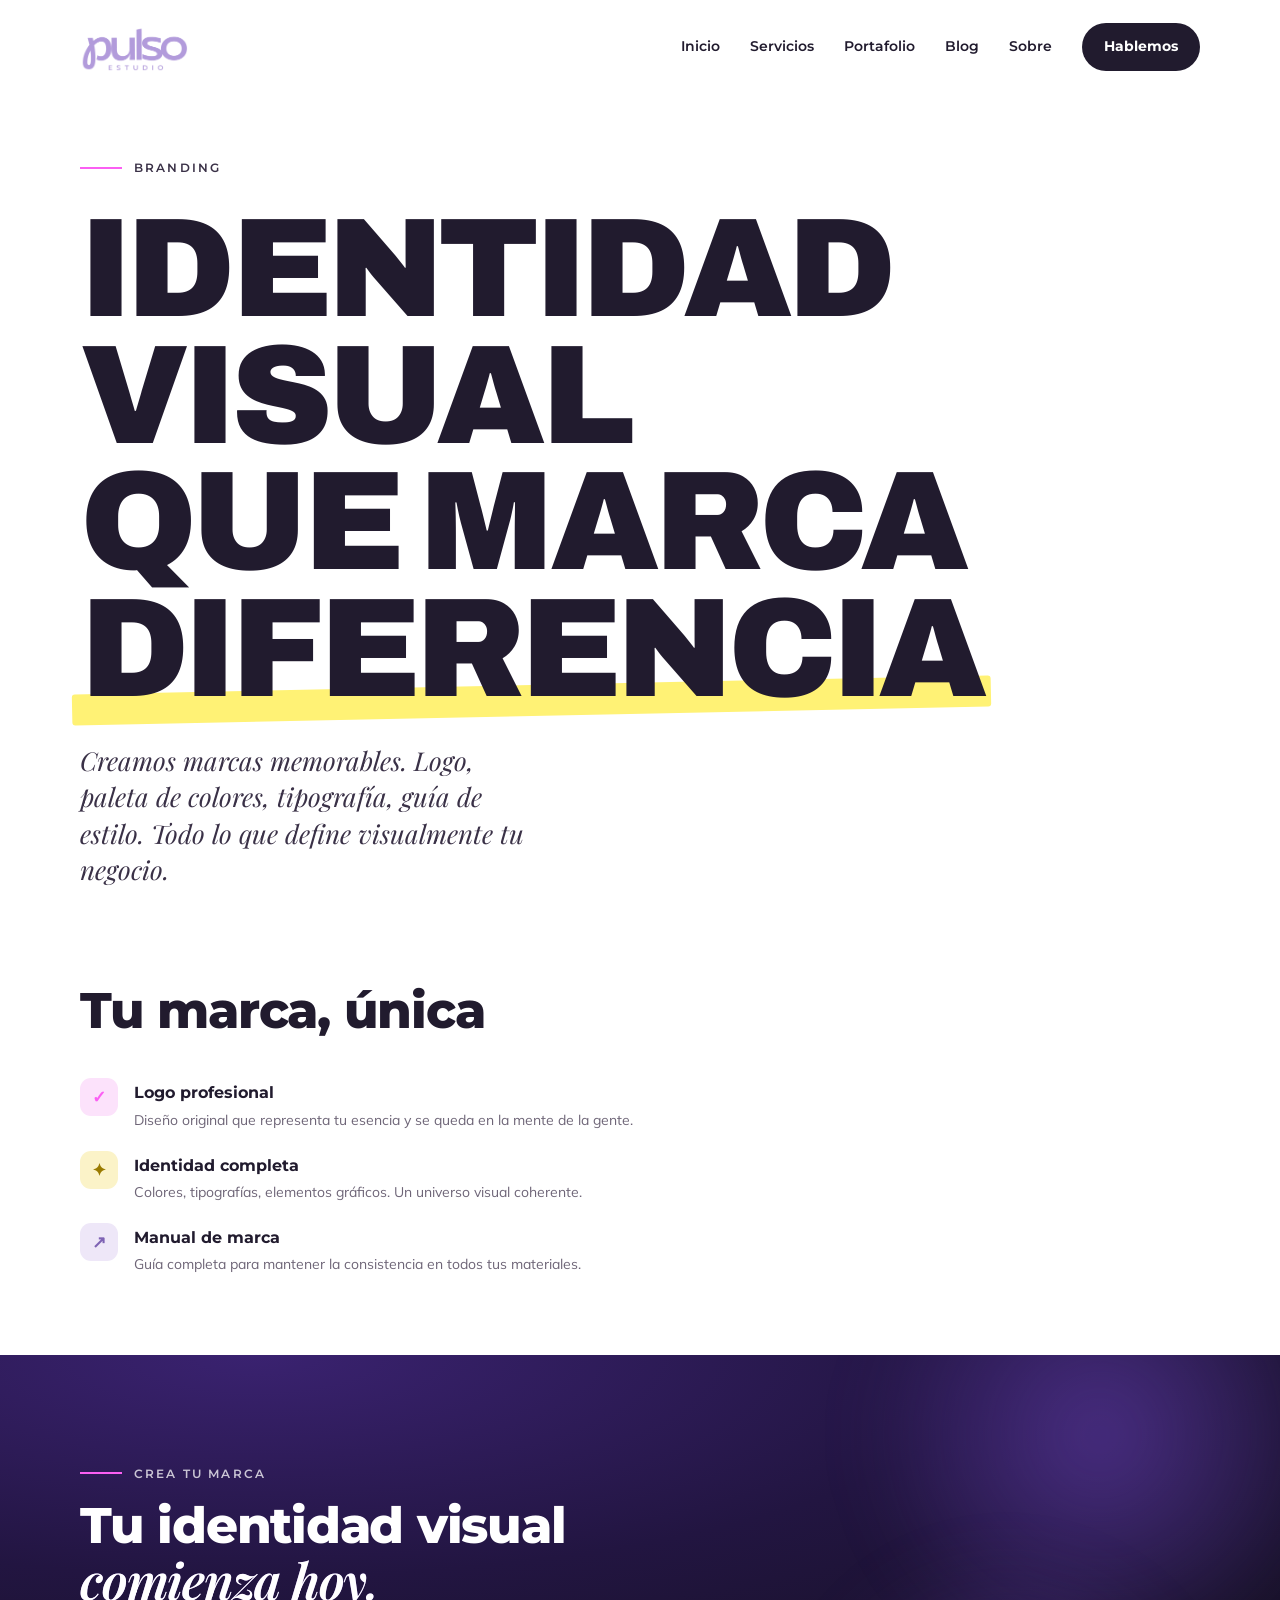
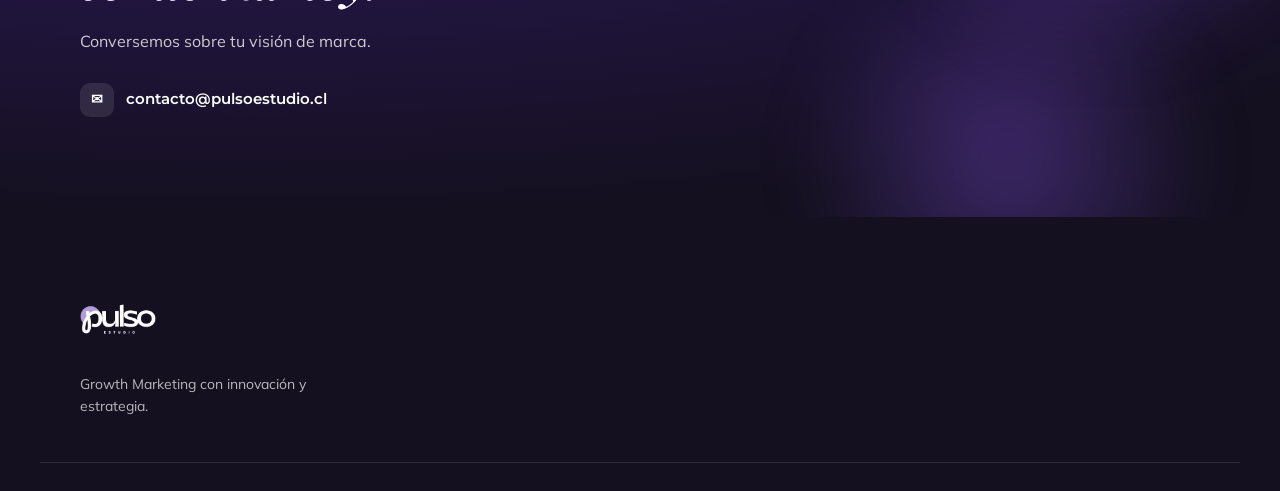
<file: Servicio Branding.html>
<!DOCTYPE html>
<html lang="es">
<head><meta charset="UTF-8"><meta name="viewport" content="width=device-width, initial-scale=1.0"><title>Branding e Identidad Visual - Pulso Estudio</title><link rel="stylesheet" href="home.css"><link rel="preconnect" href="https://fonts.googleapis.com"><link rel="preconnect" href="https://fonts.gstatic.com" crossorigin><link href="https://fonts.googleapis.com/css2?family=Montserrat:ital,wght@0,500;0,600;0,700;0,800;1,600&family=Mulish:ital,wght@0,400;0,500;0,600;0,700;1,400&family=Playfair+Display:ital,wght@0,500;0,600;0,700;1,500;1,600;1,700&family=Archivo:wght@600;700;800;900&family=IBM+Plex+Mono:wght@400;500;600&display=swap" rel="stylesheet"></head><body><header class="nav" id="nav"><div class="nav-inner"><a href="index.html" class="nav-logo"><img src="assets/wordmark-navy.png" alt="Pulso Estudio"></a><nav class="nav-links"><a href="index.html">Inicio</a><a href="index.html#servicios">Servicios</a><a href="index.html#portafolio">Portafolio</a><a href="index.html#blog">Blog</a><a href="Sobre%20Pulso.html">Sobre</a><a href="index.html#contacto" class="btn btn-dark">Hablemos</a></nav></div></header><section class="hero" style="padding-top: 150px;"><div class="container"><div class="eyebrow reveal"><span class="ln"></span> Branding</div><h1 class="hero-h reveal">Identidad visual<br><span class="hl">que marca diferencia</span></h1><p class="hero-lede reveal" style="margin-top: 30px;">Creamos marcas memorables. Logo, paleta de colores, tipografía, guía de estilo. Todo lo que define visualmente tu negocio.</p></div></section><section class="sobre" style="padding: 80px 0;"><div class="container"><h2 class="big-h" style="margin-bottom: 40px;">Tu marca, única</h2><div class="diffs"><div class="diff"><span class="diff-i" style="background:var(--magenta-soft);color:var(--magenta)">✓</span><div><h4>Logo profesional</h4><p>Diseño original que representa tu esencia y se queda en la mente de la gente.</p></div></div><div class="diff"><span class="diff-i" style="background:var(--yellow-soft);color:#9A7B00">✦</span><div><h4>Identidad completa</h4><p>Colores, tipografías, elementos gráficos. Un universo visual coherente.</p></div></div><div class="diff"><span class="diff-i" style="background:var(--lavender-soft);color:var(--lavender-700)">↗</span><div><h4>Manual de marca</h4><p>Guía completa para mantener la consistencia en todos tus materiales.</p></div></div></div></div></section><section class="contacto"><span class="glow glow-1"></span><span class="glow glow-3"></span><div class="container cta-grid"><div class="cta-left reveal"><div class="eyebrow inv"><span class="ln"></span> Crea tu marca</div><h2 class="big-h inv">Tu identidad visual <span class="grad ital">comienza hoy.</span></h2><p class="cta-p">Conversemos sobre tu visión de marca.</p><div class="cta-info"><a href="mailto:contacto@pulsoestudio.cl"><span>✉</span> contacto@pulsoestudio.cl</a></div></div></div></section><footer class="footer"><div class="container foot-grid"><div class="foot-brand"><img src="assets/wordmark-white.png" alt="Pulso Estudio"><p>Growth Marketing con innovación y estrategia.</p></div></div></footer><script src="home.js"></script></body></html>
</file>
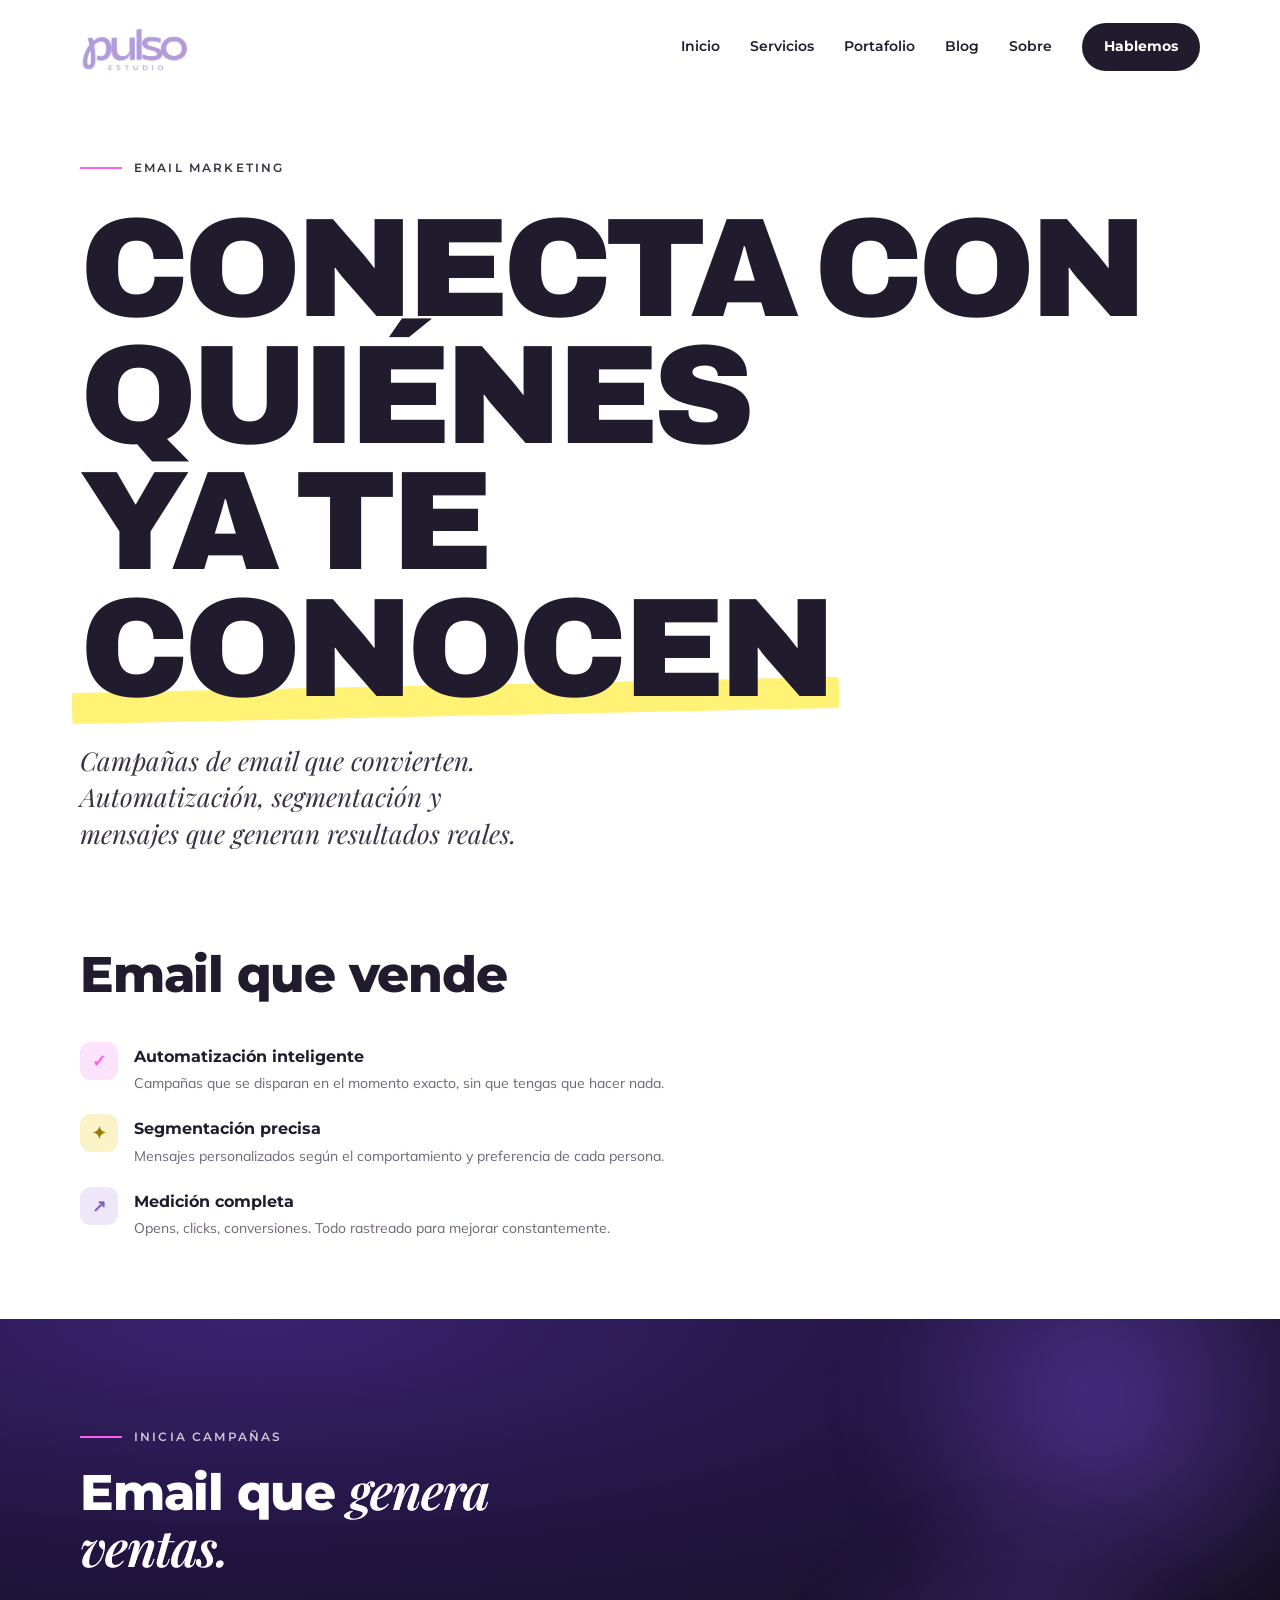
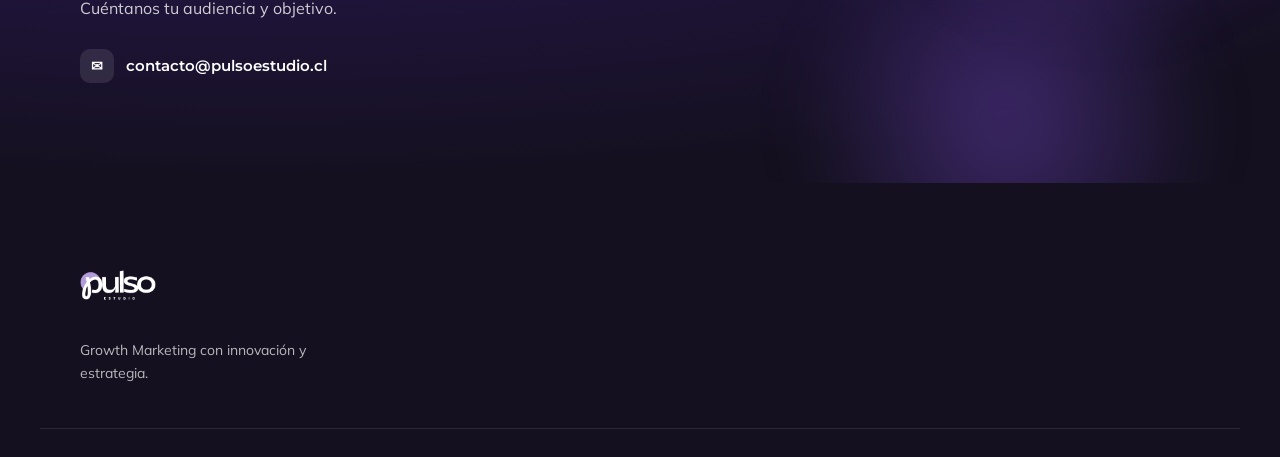
<file: Servicio Email Marketing.html>
<!DOCTYPE html>
<html lang="es">
<head><meta charset="UTF-8"><meta name="viewport" content="width=device-width, initial-scale=1.0"><title>Email Marketing - Pulso Estudio</title><link rel="stylesheet" href="home.css"><link rel="preconnect" href="https://fonts.googleapis.com"><link rel="preconnect" href="https://fonts.gstatic.com" crossorigin><link href="https://fonts.googleapis.com/css2?family=Montserrat:ital,wght@0,500;0,600;0,700;0,800;1,600&family=Mulish:ital,wght@0,400;0,500;0,600;0,700;1,400&family=Playfair+Display:ital,wght@0,500;0,600;0,700;1,500;1,600;1,700&family=Archivo:wght@600;700;800;900&family=IBM+Plex+Mono:wght@400;500;600&display=swap" rel="stylesheet"></head><body><header class="nav" id="nav"><div class="nav-inner"><a href="index.html" class="nav-logo"><img src="assets/wordmark-navy.png" alt="Pulso Estudio"></a><nav class="nav-links"><a href="index.html">Inicio</a><a href="index.html#servicios">Servicios</a><a href="index.html#portafolio">Portafolio</a><a href="index.html#blog">Blog</a><a href="Sobre%20Pulso.html">Sobre</a><a href="index.html#contacto" class="btn btn-dark">Hablemos</a></nav></div></header><section class="hero" style="padding-top: 150px;"><div class="container"><div class="eyebrow reveal"><span class="ln"></span> Email Marketing</div><h1 class="hero-h reveal">Conecta con quiénes<br>ya te <span class="hl">conocen</span></h1><p class="hero-lede reveal" style="margin-top: 30px;">Campañas de email que convierten. Automatización, segmentación y mensajes que generan resultados reales.</p></div></section><section class="sobre" style="padding: 80px 0;"><div class="container"><h2 class="big-h" style="margin-bottom: 40px;">Email que vende</h2><div class="diffs"><div class="diff"><span class="diff-i" style="background:var(--magenta-soft);color:var(--magenta)">✓</span><div><h4>Automatización inteligente</h4><p>Campañas que se disparan en el momento exacto, sin que tengas que hacer nada.</p></div></div><div class="diff"><span class="diff-i" style="background:var(--yellow-soft);color:#9A7B00">✦</span><div><h4>Segmentación precisa</h4><p>Mensajes personalizados según el comportamiento y preferencia de cada persona.</p></div></div><div class="diff"><span class="diff-i" style="background:var(--lavender-soft);color:var(--lavender-700)">↗</span><div><h4>Medición completa</h4><p>Opens, clicks, conversiones. Todo rastreado para mejorar constantemente.</p></div></div></div></div></section><section class="contacto"><span class="glow glow-1"></span><span class="glow glow-3"></span><div class="container cta-grid"><div class="cta-left reveal"><div class="eyebrow inv"><span class="ln"></span> Inicia campañas</div><h2 class="big-h inv">Email que <span class="grad ital">genera ventas.</span></h2><p class="cta-p">Cuéntanos tu audiencia y objetivo.</p><div class="cta-info"><a href="mailto:contacto@pulsoestudio.cl"><span>✉</span> contacto@pulsoestudio.cl</a></div></div></div></section><footer class="footer"><div class="container foot-grid"><div class="foot-brand"><img src="assets/wordmark-white.png" alt="Pulso Estudio"><p>Growth Marketing con innovación y estrategia.</p></div></div></footer><script src="home.js"></script></body></html>
</file>
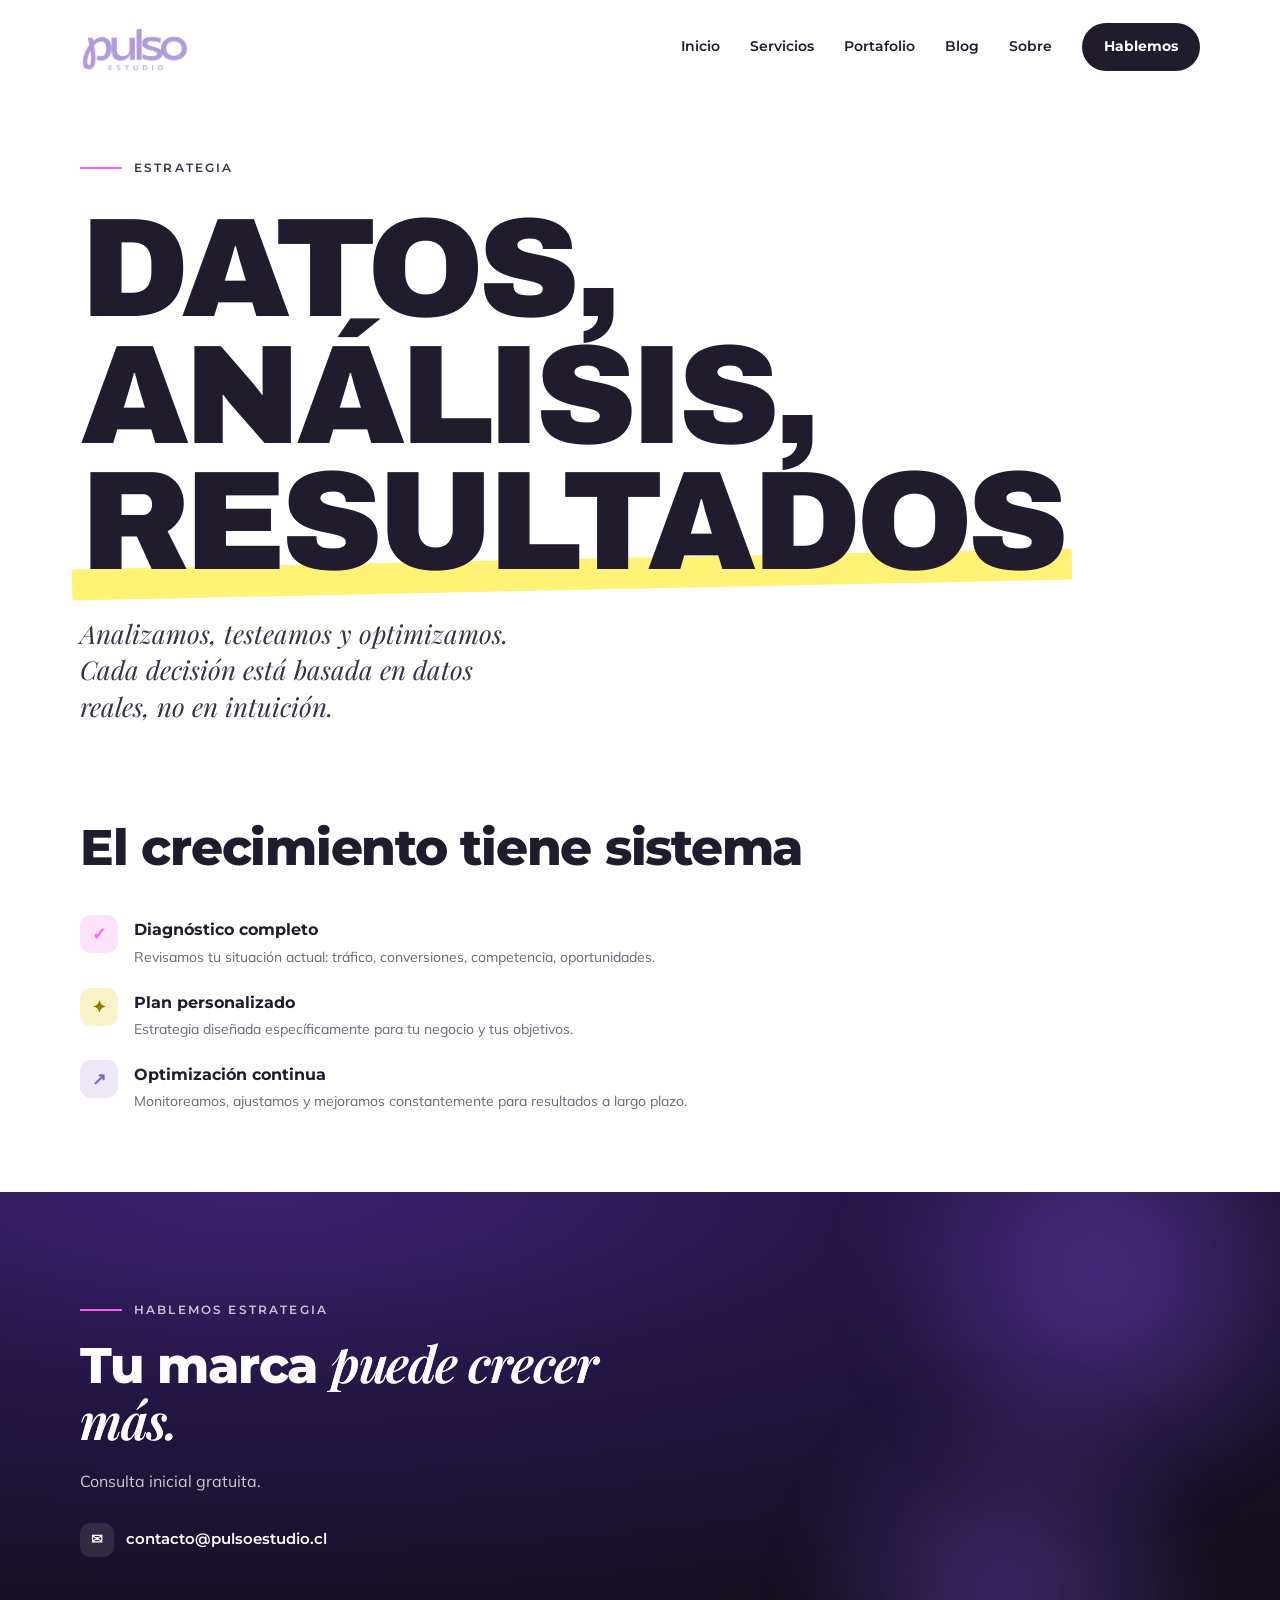
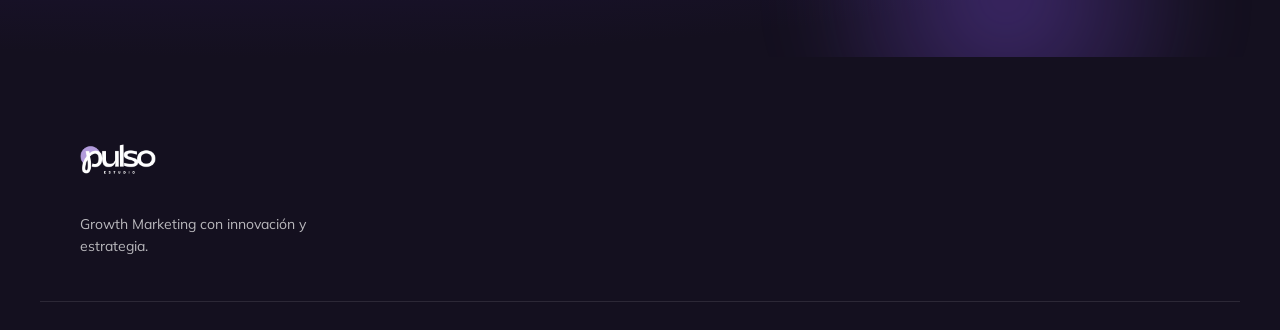
<file: Servicio Estrategia.html>
<!DOCTYPE html>
<html lang="es">
<head><meta charset="UTF-8"><meta name="viewport" content="width=device-width, initial-scale=1.0"><title>Estrategia y Optimización - Pulso Estudio</title><link rel="stylesheet" href="home.css"><link rel="preconnect" href="https://fonts.googleapis.com"><link rel="preconnect" href="https://fonts.gstatic.com" crossorigin><link href="https://fonts.googleapis.com/css2?family=Montserrat:ital,wght@0,500;0,600;0,700;0,800;1,600&family=Mulish:ital,wght@0,400;0,500;0,600;0,700;1,400&family=Playfair+Display:ital,wght@0,500;0,600;0,700;1,500;1,600;1,700&family=Archivo:wght@600;700;800;900&family=IBM+Plex+Mono:wght@400;500;600&display=swap" rel="stylesheet"></head><body><header class="nav" id="nav"><div class="nav-inner"><a href="index.html" class="nav-logo"><img src="assets/wordmark-navy.png" alt="Pulso Estudio"></a><nav class="nav-links"><a href="index.html">Inicio</a><a href="index.html#servicios">Servicios</a><a href="index.html#portafolio">Portafolio</a><a href="index.html#blog">Blog</a><a href="Sobre%20Pulso.html">Sobre</a><a href="index.html#contacto" class="btn btn-dark">Hablemos</a></nav></div></header><section class="hero" style="padding-top: 150px;"><div class="container"><div class="eyebrow reveal"><span class="ln"></span> Estrategia</div><h1 class="hero-h reveal">Datos, análisis,<br><span class="hl">resultados</span></h1><p class="hero-lede reveal" style="margin-top: 30px;">Analizamos, testeamos y optimizamos. Cada decisión está basada en datos reales, no en intuición.</p></div></section><section class="sobre" style="padding: 80px 0;"><div class="container"><h2 class="big-h" style="margin-bottom: 40px;">El crecimiento tiene sistema</h2><div class="diffs"><div class="diff"><span class="diff-i" style="background:var(--magenta-soft);color:var(--magenta)">✓</span><div><h4>Diagnóstico completo</h4><p>Revisamos tu situación actual: tráfico, conversiones, competencia, oportunidades.</p></div></div><div class="diff"><span class="diff-i" style="background:var(--yellow-soft);color:#9A7B00">✦</span><div><h4>Plan personalizado</h4><p>Estrategia diseñada específicamente para tu negocio y tus objetivos.</p></div></div><div class="diff"><span class="diff-i" style="background:var(--lavender-soft);color:var(--lavender-700)">↗</span><div><h4>Optimización continua</h4><p>Monitoreamos, ajustamos y mejoramos constantemente para resultados a largo plazo.</p></div></div></div></div></section><section class="contacto"><span class="glow glow-1"></span><span class="glow glow-3"></span><div class="container cta-grid"><div class="cta-left reveal"><div class="eyebrow inv"><span class="ln"></span> Hablemos estrategia</div><h2 class="big-h inv">Tu marca <span class="grad ital">puede crecer más.</span></h2><p class="cta-p">Consulta inicial gratuita.</p><div class="cta-info"><a href="mailto:contacto@pulsoestudio.cl"><span>✉</span> contacto@pulsoestudio.cl</a></div></div></div></section><footer class="footer"><div class="container foot-grid"><div class="foot-brand"><img src="assets/wordmark-white.png" alt="Pulso Estudio"><p>Growth Marketing con innovación y estrategia.</p></div></div></footer><script src="home.js"></script></body></html>
</file>
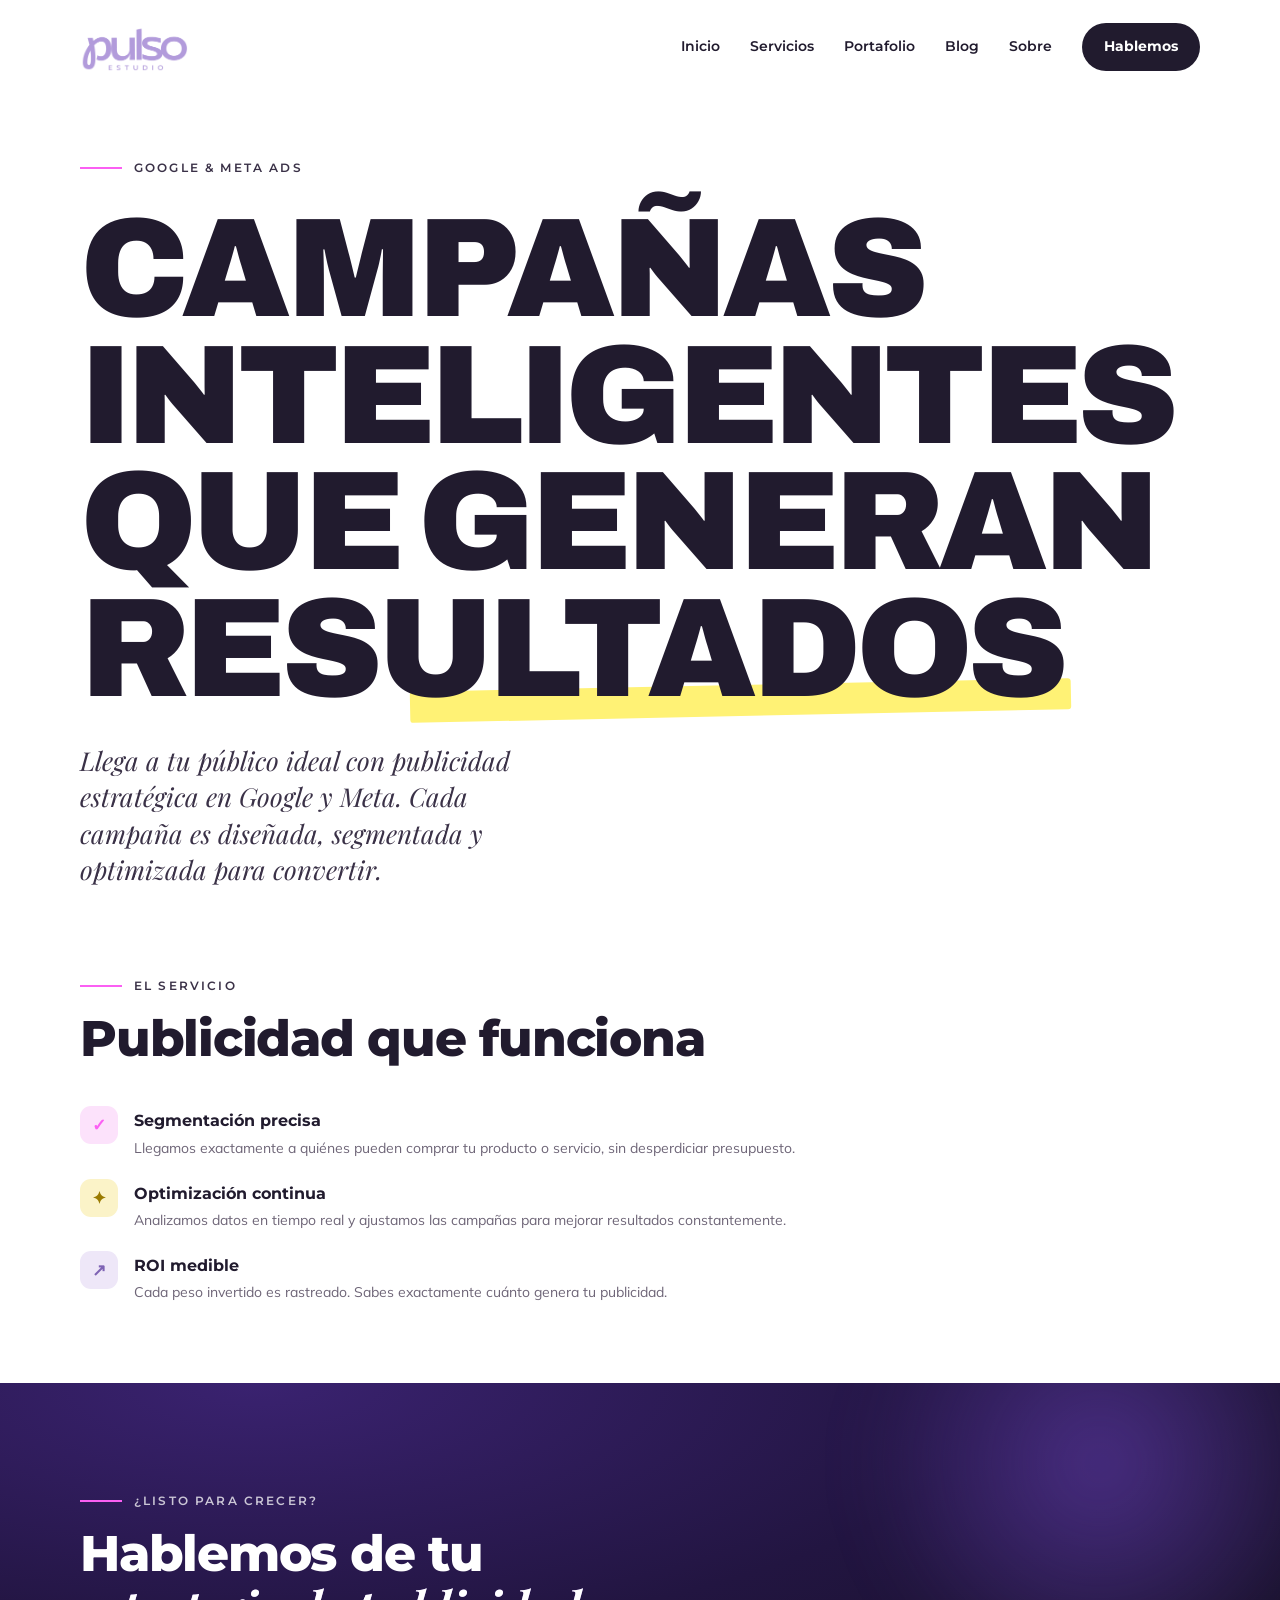
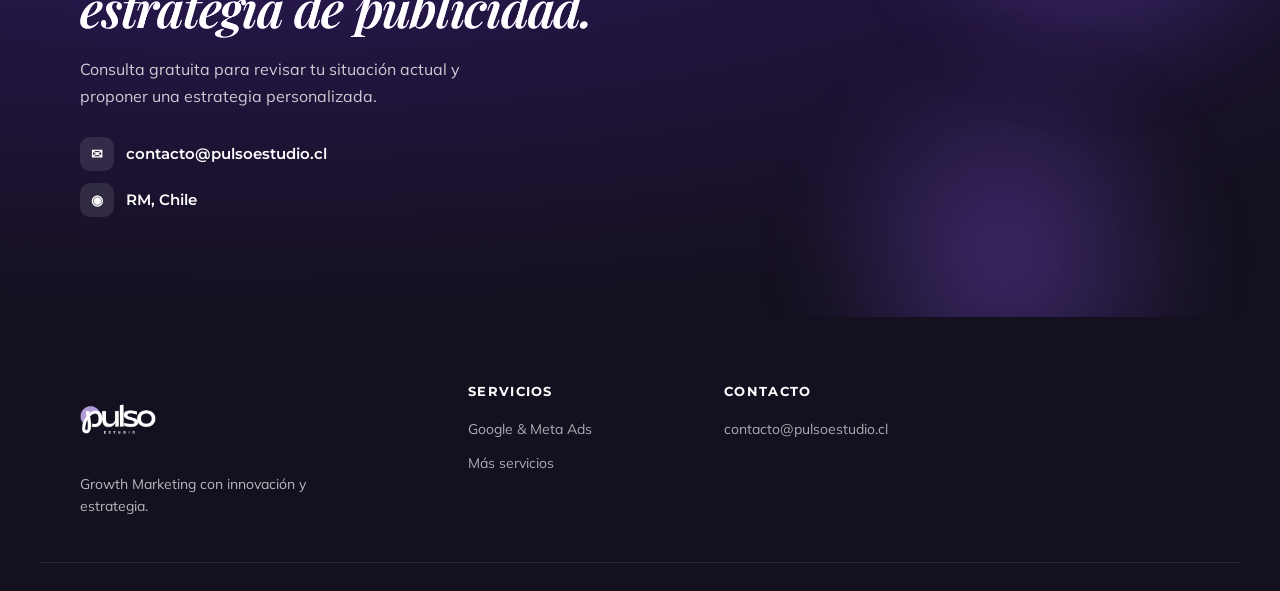
<file: Servicio Google Meta Ads.html>
<!DOCTYPE html>
<html lang="es">
<head>
<meta charset="UTF-8">
<meta name="viewport" content="width=device-width, initial-scale=1.0">
<title>Publicidad en Google y Meta Ads - Pulso Estudio</title>
<link rel="stylesheet" href="home.css">
<link rel="preconnect" href="https://fonts.googleapis.com">
<link rel="preconnect" href="https://fonts.gstatic.com" crossorigin>
<link href="https://fonts.googleapis.com/css2?family=Montserrat:ital,wght@0,500;0,600;0,700;0,800;1,600&family=Mulish:ital,wght@0,400;0,500;0,600;0,700;1,400&family=Playfair+Display:ital,wght@0,500;0,600;0,700;1,500;1,600;1,700&family=Archivo:wght@600;700;800;900&family=IBM+Plex+Mono:wght@400;500;600&display=swap" rel="stylesheet">
</head>
<body>
<header class="nav" id="nav">
  <div class="nav-inner">
    <a href="index.html" class="nav-logo"><img src="assets/wordmark-navy.png" alt="Pulso Estudio"></a>
    <nav class="nav-links" id="navLinks">
      <a href="index.html">Inicio</a>
      <a href="index.html#servicios">Servicios</a>
      <a href="index.html#portafolio">Portafolio</a>
      <a href="index.html#blog">Blog</a>
      <a href="Sobre%20Pulso.html">Sobre</a>
      <a href="index.html#contacto" class="btn btn-dark">Hablemos</a>
    </nav>
  </div>
</header>

<section class="hero" style="padding-top: 150px;">
  <div class="container">
    <div class="eyebrow reveal"><span class="ln"></span> Google &amp; Meta Ads</div>
    <h1 class="hero-h reveal">Campañas inteligentes<br>que <span class="hl">generan resultados</span></h1>
    <p class="hero-lede reveal" style="margin-top: 30px;">Llega a tu público ideal con publicidad estratégica en Google y Meta. Cada campaña es diseñada, segmentada y optimizada para convertir.</p>
  </div>
</section>

<section class="sobre" style="padding: 80px 0;">
  <div class="container">
    <div class="eyebrow"><span class="ln"></span> El servicio</div>
    <h2 class="big-h" style="margin-bottom: 40px;">Publicidad que funciona</h2>

    <div class="diffs">
      <div class="diff">
        <span class="diff-i" style="background:var(--magenta-soft);color:var(--magenta)">✓</span>
        <div>
          <h4>Segmentación precisa</h4>
          <p>Llegamos exactamente a quiénes pueden comprar tu producto o servicio, sin desperdiciar presupuesto.</p>
        </div>
      </div>
      <div class="diff">
        <span class="diff-i" style="background:var(--yellow-soft);color:#9A7B00">✦</span>
        <div>
          <h4>Optimización continua</h4>
          <p>Analizamos datos en tiempo real y ajustamos las campañas para mejorar resultados constantemente.</p>
        </div>
      </div>
      <div class="diff">
        <span class="diff-i" style="background:var(--lavender-soft);color:var(--lavender-700)">↗</span>
        <div>
          <h4>ROI medible</h4>
          <p>Cada peso invertido es rastreado. Sabes exactamente cuánto genera tu publicidad.</p>
        </div>
      </div>
    </div>
  </div>
</section>

<section class="contacto">
  <span class="glow glow-1"></span><span class="glow glow-3"></span>
  <div class="container cta-grid">
    <div class="cta-left reveal">
      <div class="eyebrow inv"><span class="ln"></span> ¿Listo para crecer?</div>
      <h2 class="big-h inv">Hablemos de tu <span class="grad ital">estrategia de publicidad.</span></h2>
      <p class="cta-p">Consulta gratuita para revisar tu situación actual y proponer una estrategia personalizada.</p>
      <div class="cta-info">
        <a href="mailto:contacto@pulsoestudio.cl"><span>✉</span> contacto@pulsoestudio.cl</a>
        <span class="cta-loc"><span>◉</span> RM, Chile</span>
      </div>
    </div>
  </div>
</section>

<footer class="footer">
  <div class="container foot-grid">
    <div class="foot-brand">
      <img src="assets/wordmark-white.png" alt="Pulso Estudio">
      <p>Growth Marketing con innovación y estrategia.</p>
    </div>
    <div class="foot-col">
      <h4>Servicios</h4>
      <a href="#">Google &amp; Meta Ads</a>
      <a href="index.html#servicios">Más servicios</a>
    </div>
    <div class="foot-col">
      <h4>Contacto</h4>
      <a href="mailto:contacto@pulsoestudio.cl">contacto@pulsoestudio.cl</a>
    </div>
  </div>
</footer>

<script src="home.js"></script>
</body>
</html>
</file>
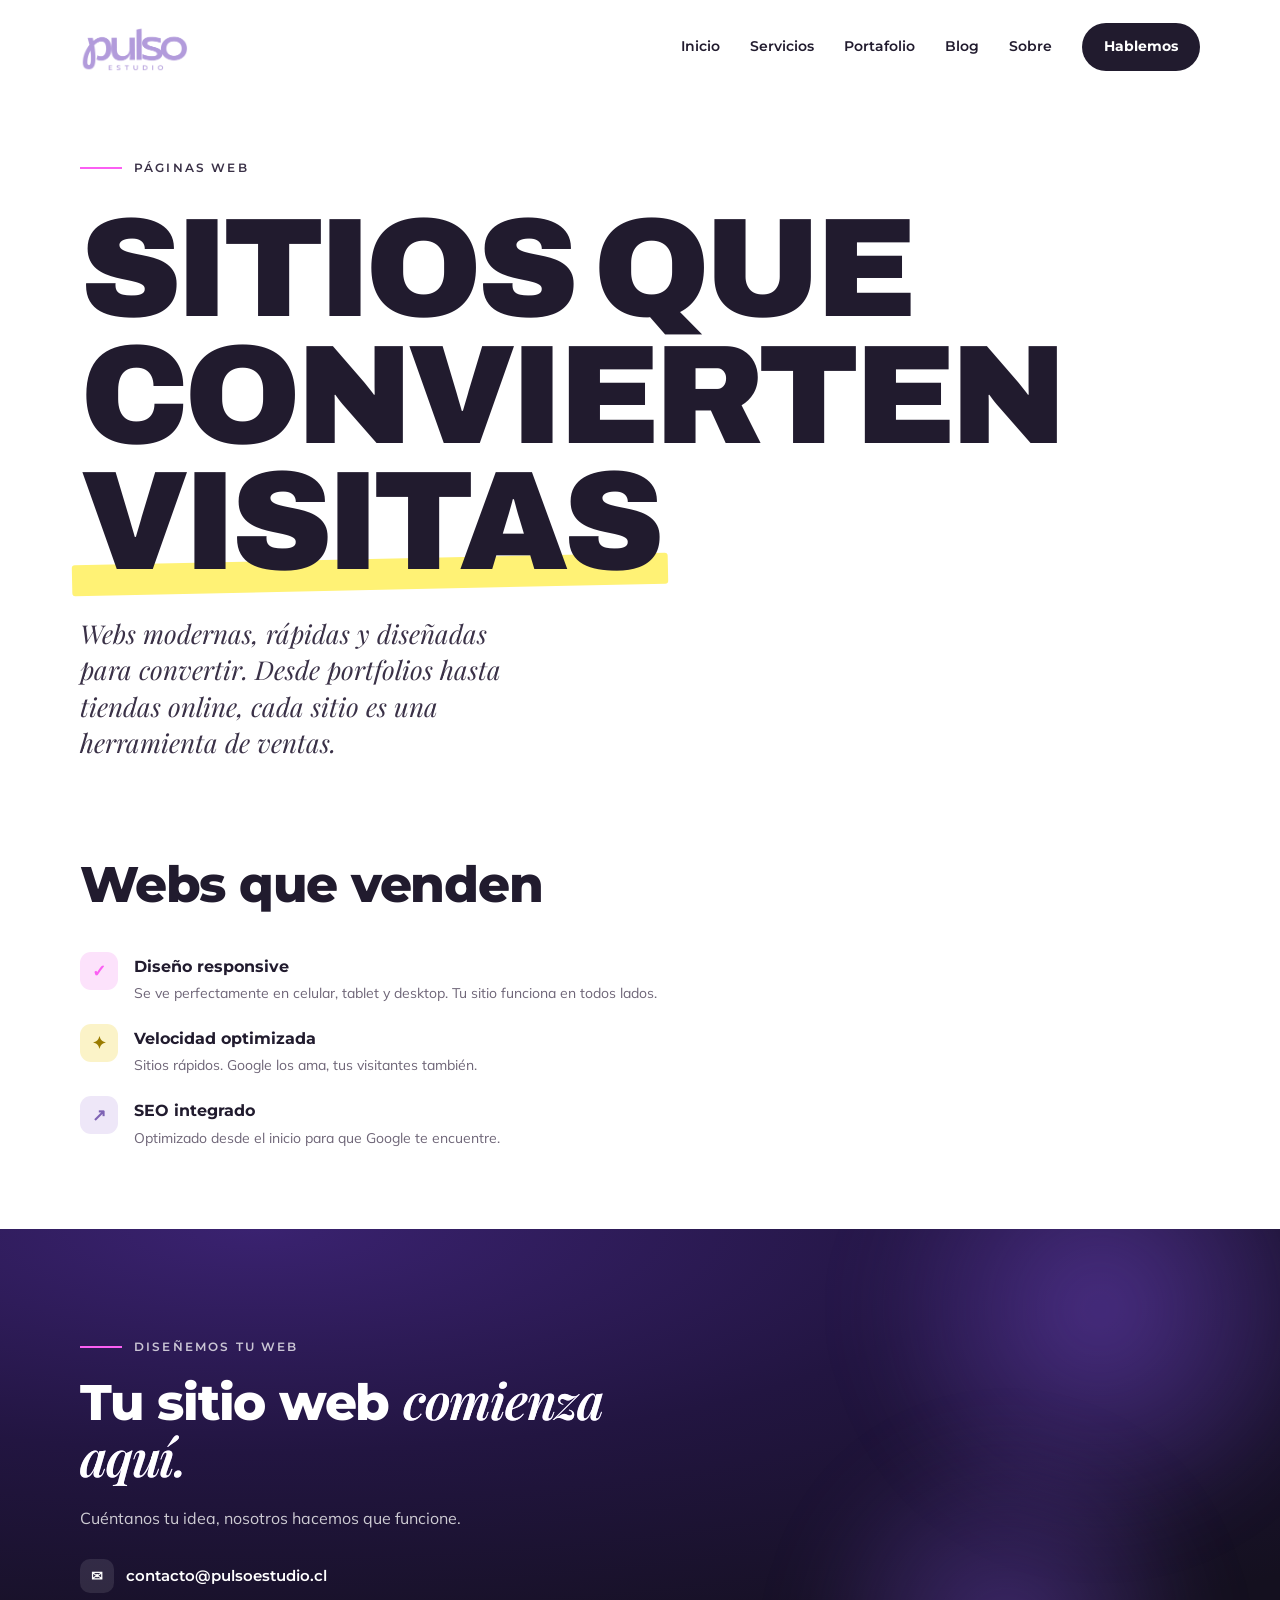
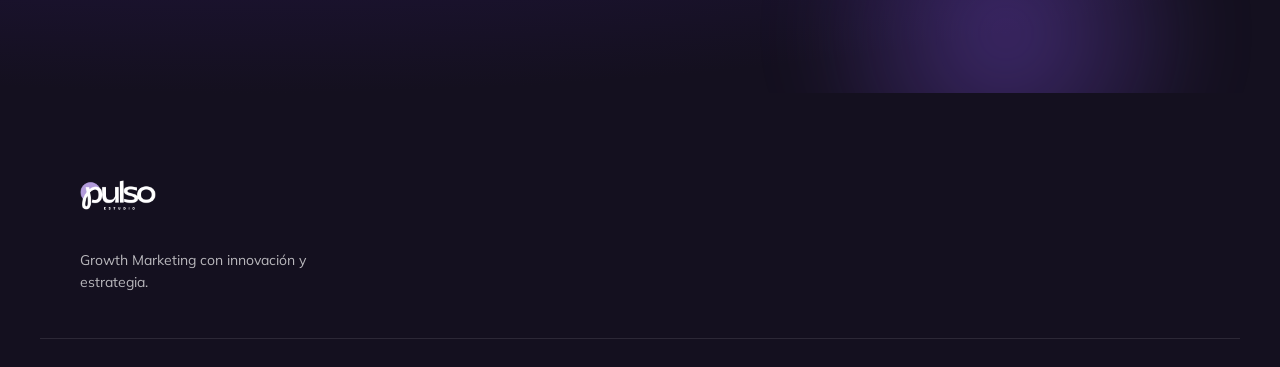
<file: Servicio Paginas Web.html>
<!DOCTYPE html>
<html lang="es">
<head><meta charset="UTF-8"><meta name="viewport" content="width=device-width, initial-scale=1.0"><title>Páginas Web Profesionales - Pulso Estudio</title><link rel="stylesheet" href="home.css"><link rel="preconnect" href="https://fonts.googleapis.com"><link rel="preconnect" href="https://fonts.gstatic.com" crossorigin><link href="https://fonts.googleapis.com/css2?family=Montserrat:ital,wght@0,500;0,600;0,700;0,800;1,600&family=Mulish:ital,wght@0,400;0,500;0,600;0,700;1,400&family=Playfair+Display:ital,wght@0,500;0,600;0,700;1,500;1,600;1,700&family=Archivo:wght@600;700;800;900&family=IBM+Plex+Mono:wght@400;500;600&display=swap" rel="stylesheet"></head><body><header class="nav" id="nav"><div class="nav-inner"><a href="index.html" class="nav-logo"><img src="assets/wordmark-navy.png" alt="Pulso Estudio"></a><nav class="nav-links"><a href="index.html">Inicio</a><a href="index.html#servicios">Servicios</a><a href="index.html#portafolio">Portafolio</a><a href="index.html#blog">Blog</a><a href="Sobre%20Pulso.html">Sobre</a><a href="index.html#contacto" class="btn btn-dark">Hablemos</a></nav></div></header><section class="hero" style="padding-top: 150px;"><div class="container"><div class="eyebrow reveal"><span class="ln"></span> Páginas Web</div><h1 class="hero-h reveal">Sitios que<br><span class="hl">convierten visitas</span></h1><p class="hero-lede reveal" style="margin-top: 30px;">Webs modernas, rápidas y diseñadas para convertir. Desde portfolios hasta tiendas online, cada sitio es una herramienta de ventas.</p></div></section><section class="sobre" style="padding: 80px 0;"><div class="container"><h2 class="big-h" style="margin-bottom: 40px;">Webs que venden</h2><div class="diffs"><div class="diff"><span class="diff-i" style="background:var(--magenta-soft);color:var(--magenta)">✓</span><div><h4>Diseño responsive</h4><p>Se ve perfectamente en celular, tablet y desktop. Tu sitio funciona en todos lados.</p></div></div><div class="diff"><span class="diff-i" style="background:var(--yellow-soft);color:#9A7B00">✦</span><div><h4>Velocidad optimizada</h4><p>Sitios rápidos. Google los ama, tus visitantes también.</p></div></div><div class="diff"><span class="diff-i" style="background:var(--lavender-soft);color:var(--lavender-700)">↗</span><div><h4>SEO integrado</h4><p>Optimizado desde el inicio para que Google te encuentre.</p></div></div></div></div></section><section class="contacto"><span class="glow glow-1"></span><span class="glow glow-3"></span><div class="container cta-grid"><div class="cta-left reveal"><div class="eyebrow inv"><span class="ln"></span> Diseñemos tu web</div><h2 class="big-h inv">Tu sitio web <span class="grad ital">comienza aquí.</span></h2><p class="cta-p">Cuéntanos tu idea, nosotros hacemos que funcione.</p><div class="cta-info"><a href="mailto:contacto@pulsoestudio.cl"><span>✉</span> contacto@pulsoestudio.cl</a></div></div></div></section><footer class="footer"><div class="container foot-grid"><div class="foot-brand"><img src="assets/wordmark-white.png" alt="Pulso Estudio"><p>Growth Marketing con innovación y estrategia.</p></div></div></footer><script src="home.js"></script></body></html>
</file>
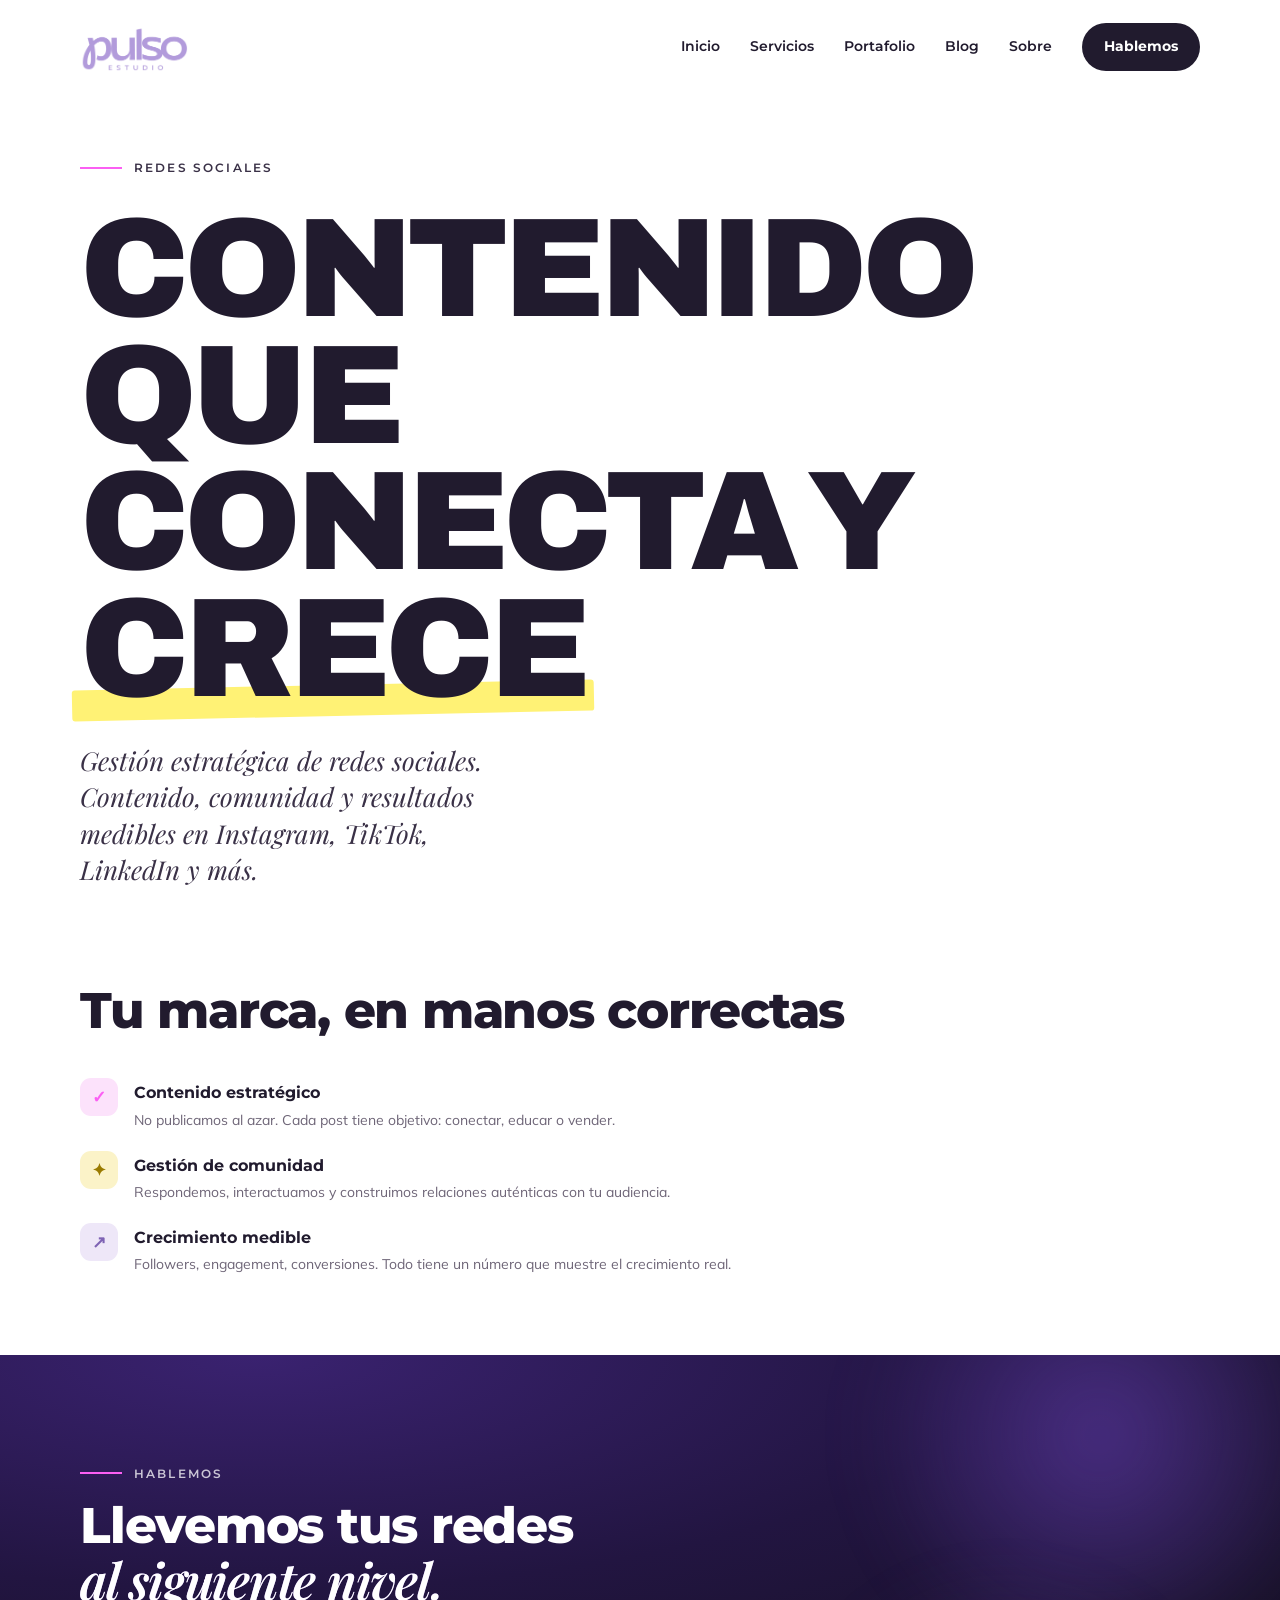
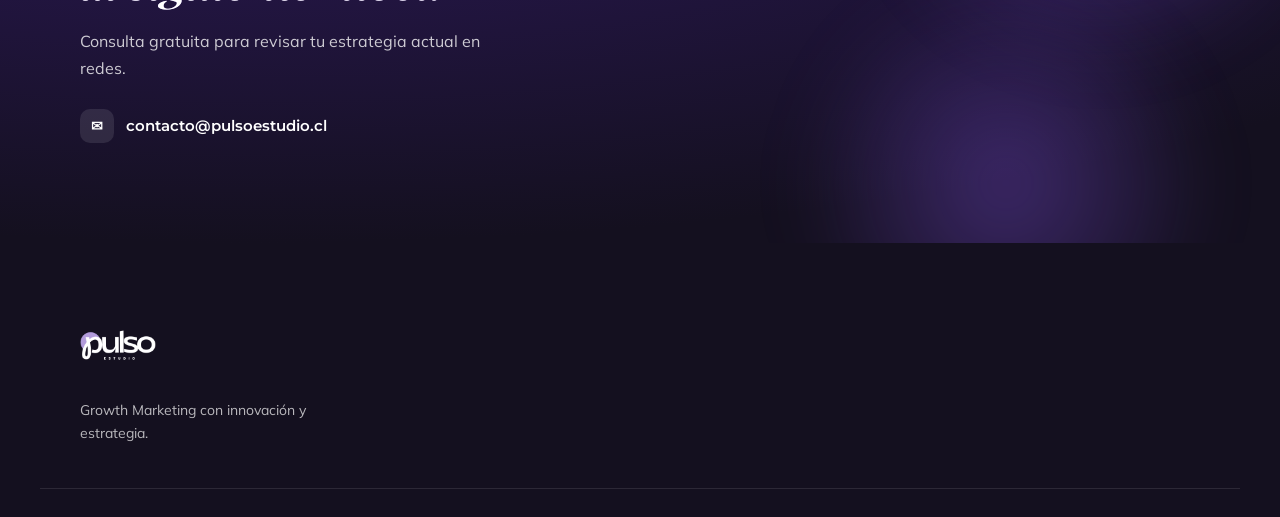
<file: Servicio Redes Sociales.html>
<!DOCTYPE html>
<html lang="es">
<head><meta charset="UTF-8"><meta name="viewport" content="width=device-width, initial-scale=1.0"><title>Gestión de Redes Sociales - Pulso Estudio</title><link rel="stylesheet" href="home.css"><link rel="preconnect" href="https://fonts.googleapis.com"><link rel="preconnect" href="https://fonts.gstatic.com" crossorigin><link href="https://fonts.googleapis.com/css2?family=Montserrat:ital,wght@0,500;0,600;0,700;0,800;1,600&family=Mulish:ital,wght@0,400;0,500;0,600;0,700;1,400&family=Playfair+Display:ital,wght@0,500;0,600;0,700;1,500;1,600;1,700&family=Archivo:wght@600;700;800;900&family=IBM+Plex+Mono:wght@400;500;600&display=swap" rel="stylesheet"></head><body><header class="nav" id="nav"><div class="nav-inner"><a href="index.html" class="nav-logo"><img src="assets/wordmark-navy.png" alt="Pulso Estudio"></a><nav class="nav-links"><a href="index.html">Inicio</a><a href="index.html#servicios">Servicios</a><a href="index.html#portafolio">Portafolio</a><a href="index.html#blog">Blog</a><a href="Sobre%20Pulso.html">Sobre</a><a href="index.html#contacto" class="btn btn-dark">Hablemos</a></nav></div></header><section class="hero" style="padding-top: 150px;"><div class="container"><div class="eyebrow reveal"><span class="ln"></span> Redes Sociales</div><h1 class="hero-h reveal">Contenido que<br><span class="hl">conecta y crece</span></h1><p class="hero-lede reveal" style="margin-top: 30px;">Gestión estratégica de redes sociales. Contenido, comunidad y resultados medibles en Instagram, TikTok, LinkedIn y más.</p></div></section><section class="sobre" style="padding: 80px 0;"><div class="container"><h2 class="big-h" style="margin-bottom: 40px;">Tu marca, en manos correctas</h2><div class="diffs"><div class="diff"><span class="diff-i" style="background:var(--magenta-soft);color:var(--magenta)">✓</span><div><h4>Contenido estratégico</h4><p>No publicamos al azar. Cada post tiene objetivo: conectar, educar o vender.</p></div></div><div class="diff"><span class="diff-i" style="background:var(--yellow-soft);color:#9A7B00">✦</span><div><h4>Gestión de comunidad</h4><p>Respondemos, interactuamos y construimos relaciones auténticas con tu audiencia.</p></div></div><div class="diff"><span class="diff-i" style="background:var(--lavender-soft);color:var(--lavender-700)">↗</span><div><h4>Crecimiento medible</h4><p>Followers, engagement, conversiones. Todo tiene un número que muestre el crecimiento real.</p></div></div></div></div></section><section class="contacto"><span class="glow glow-1"></span><span class="glow glow-3"></span><div class="container cta-grid"><div class="cta-left reveal"><div class="eyebrow inv"><span class="ln"></span> Hablemos</div><h2 class="big-h inv">Llevemos tus redes <span class="grad ital">al siguiente nivel.</span></h2><p class="cta-p">Consulta gratuita para revisar tu estrategia actual en redes.</p><div class="cta-info"><a href="mailto:contacto@pulsoestudio.cl"><span>✉</span> contacto@pulsoestudio.cl</a></div></div></div></section><footer class="footer"><div class="container foot-grid"><div class="foot-brand"><img src="assets/wordmark-white.png" alt="Pulso Estudio"><p>Growth Marketing con innovación y estrategia.</p></div></div></footer><script src="home.js"></script></body></html>
</file>
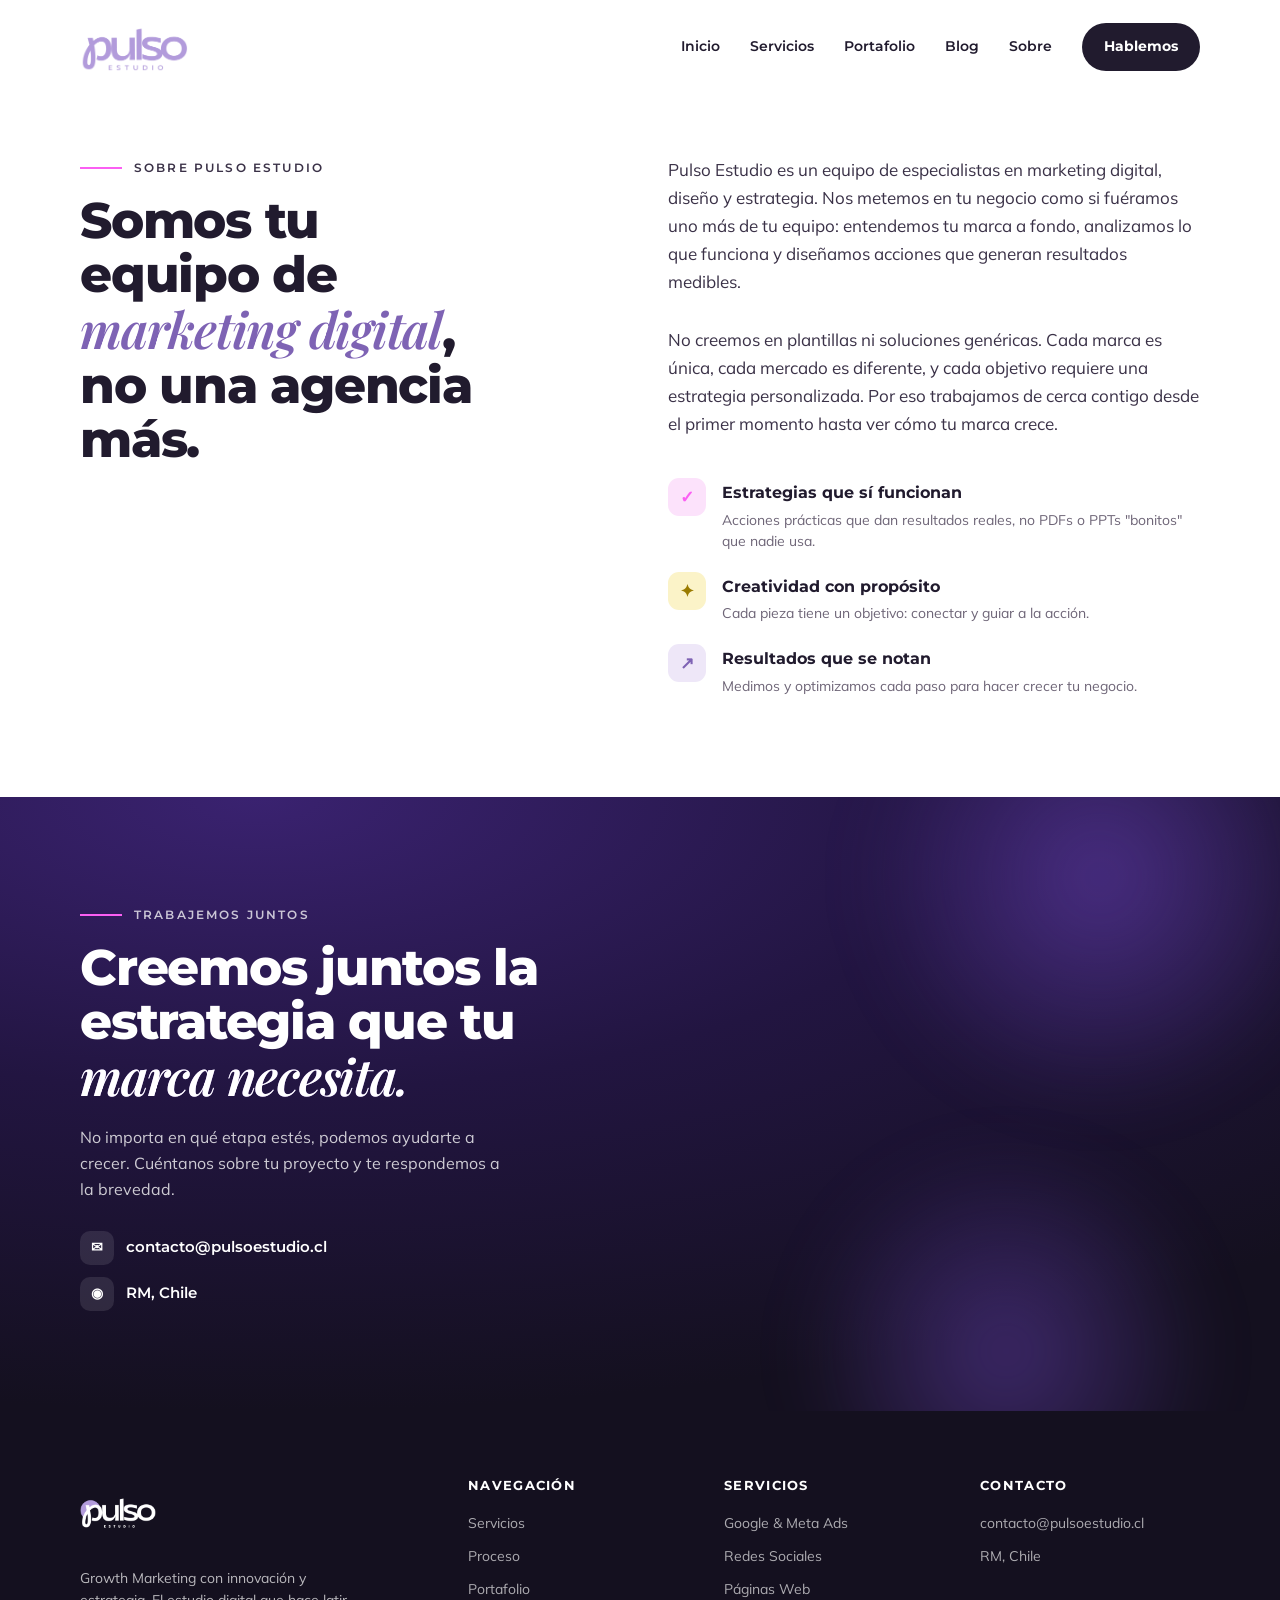
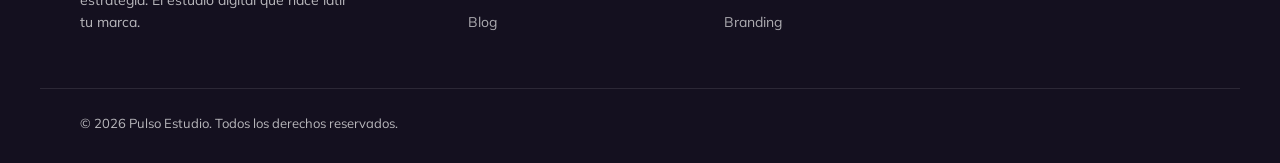
<file: Sobre Pulso.html>
<!DOCTYPE html>
<html lang="es">
<head>
<meta charset="UTF-8">
<meta name="viewport" content="width=device-width, initial-scale=1.0">
<title>Sobre Pulso Estudio</title>
<link rel="stylesheet" href="home.css">
<link rel="preconnect" href="https://fonts.googleapis.com">
<link rel="preconnect" href="https://fonts.gstatic.com" crossorigin>
<link href="https://fonts.googleapis.com/css2?family=Montserrat:ital,wght@0,500;0,600;0,700;0,800;1,600&family=Mulish:ital,wght@0,400;0,500;0,600;0,700;1,400&family=Playfair+Display:ital,wght@0,500;0,600;0,700;1,500;1,600;1,700&family=Archivo:wght@600;700;800;900&family=IBM+Plex+Mono:wght@400;500;600&display=swap" rel="stylesheet">
</head>
<body>

<header class="nav" id="nav">
  <div class="nav-inner">
    <a href="index.html" class="nav-logo"><img src="assets/wordmark-navy.png" alt="Pulso Estudio"></a>
    <nav class="nav-links" id="navLinks">
      <a href="index.html#hero">Inicio</a>
      <a href="index.html#servicios">Servicios</a>
      <a href="index.html#portafolio">Portafolio</a>
      <a href="index.html#blog">Blog</a>
      <a href="#">Sobre</a>
      <a href="index.html#contacto" class="btn btn-dark">Hablemos</a>
    </nav>
    <button class="nav-burger" id="burger" aria-label="Menú"><span></span><span></span><span></span></button>
  </div>
</header>

<section class="sobre" id="sobre" style="padding-top: 150px;">
  <div class="container sobre-grid">
    <div class="sobre-left reveal">
      <div class="eyebrow"><span class="ln"></span> Sobre Pulso Estudio</div>
      <h2 class="big-h">Somos tu equipo de <span class="ital">marketing digital</span>, no una agencia más.</h2>
    </div>
    <div class="sobre-right reveal">
      <p>Pulso Estudio es un equipo de especialistas en marketing digital, diseño y estrategia. Nos metemos en tu negocio como si fuéramos uno más de tu equipo: entendemos tu marca a fondo, analizamos lo que funciona y diseñamos acciones que generan resultados medibles.</p>

      <p style="margin-top: 24px;">No creemos en plantillas ni soluciones genéricas. Cada marca es única, cada mercado es diferente, y cada objetivo requiere una estrategia personalizada. Por eso trabajamos de cerca contigo desde el primer momento hasta ver cómo tu marca crece.</p>

      <div class="diffs" style="margin-top: 40px;">
        <div class="diff">
          <span class="diff-i" style="background:var(--magenta-soft);color:var(--magenta)">✓</span>
          <div>
            <h4>Estrategias que sí funcionan</h4>
            <p>Acciones prácticas que dan resultados reales, no PDFs o PPTs "bonitos" que nadie usa.</p>
          </div>
        </div>
        <div class="diff">
          <span class="diff-i" style="background:var(--yellow-soft);color:#9A7B00">✦</span>
          <div>
            <h4>Creatividad con propósito</h4>
            <p>Cada pieza tiene un objetivo: conectar y guiar a la acción.</p>
          </div>
        </div>
        <div class="diff">
          <span class="diff-i" style="background:var(--lavender-soft);color:var(--lavender-700)">↗</span>
          <div>
            <h4>Resultados que se notan</h4>
            <p>Medimos y optimizamos cada paso para hacer crecer tu negocio.</p>
          </div>
        </div>
      </div>
    </div>
  </div>
</section>

<section class="contacto" id="contacto">
  <span class="glow glow-1"></span><span class="glow glow-3"></span>
  <div class="container cta-grid">
    <div class="cta-left reveal">
      <div class="eyebrow inv"><span class="ln"></span> Trabajemos juntos</div>
      <h2 class="big-h inv">Creemos juntos la estrategia que tu <span class="grad ital">marca necesita.</span></h2>
      <p class="cta-p">No importa en qué etapa estés, podemos ayudarte a crecer. Cuéntanos sobre tu proyecto y te respondemos a la brevedad.</p>
      <div class="cta-info">
        <a href="mailto:contacto@pulsoestudio.cl"><span>✉</span> contacto@pulsoestudio.cl</a>
        <span class="cta-loc"><span>◉</span> RM, Chile</span>
      </div>
    </div>
  </div>
</section>

<footer class="footer">
  <div class="container foot-grid">
    <div class="foot-brand">
      <img src="assets/wordmark-white.png" alt="Pulso Estudio">
      <p>Growth Marketing con innovación y estrategia. El estudio digital que hace latir tu marca.</p>
    </div>
    <div class="foot-col">
      <h4>Navegación</h4>
      <a href="index.html#servicios">Servicios</a><a href="index.html#proceso">Proceso</a><a href="index.html#portafolio">Portafolio</a><a href="index.html#blog">Blog</a>
    </div>
    <div class="foot-col">
      <h4>Servicios</h4>
      <a href="index.html#servicios">Google &amp; Meta Ads</a><a href="index.html#servicios">Redes Sociales</a><a href="index.html#servicios">Páginas Web</a><a href="index.html#servicios">Branding</a>
    </div>
    <div class="foot-col">
      <h4>Contacto</h4>
      <a href="mailto:contacto@pulsoestudio.cl">contacto@pulsoestudio.cl</a>
      <span>RM, Chile</span>
    </div>
  </div>
  <div class="container foot-bottom">
    <span>© 2026 Pulso Estudio. Todos los derechos reservados.</span>
  </div>
</footer>

<script src="home.js"></script>
</body>
</html>
</file>
<file: home.css>
/* ============================================================
   PULSO ESTUDIO · HOME
   Sistema B (editorial bold, crema) + secciones oscuras C
   ============================================================ */
:root {
  --cream: #FFFFFF;
  --cream-2: #FCFBF9;
  --ink: #211B2E;
  --ink-700: #3A3147;
  --ink-500: #6E6577;
  --ink-400: #908799;
  --line: #E7DECB;
  --magenta: #FB5FF3;
  --magenta-soft: #FCE2FB;
  --yellow: #FFF275;
  --yellow-soft: #FBF3C8;
  --lavender-500: #B39DDB;
  --lavender-200: #DED2F0;
  --lavender-700: #7E63B4;
  --lavender-soft: #EEE7F8;
  --lime: #9DC104;
  --indigo: #2D1A47;
  --navy: #14101F;
  --grad: linear-gradient(105deg, #C7B0F0, #B39DDB 45%, #9B7FD0);
  --grad-brand: linear-gradient(140deg, #241640 0%, #4B2C8F 52%, #7C4DDB 100%);
  --f-display: 'Archivo', sans-serif;
  --f-head: 'Montserrat', sans-serif;
  --f-body: 'Mulish', sans-serif;
  --f-ed: 'Playfair Display', serif;
  --f-mono: 'IBM Plex Mono', monospace;
  --ease: cubic-bezier(0.22,1,0.36,1);
}
* { box-sizing: border-box; }
html { scroll-behavior: smooth; scroll-padding-top: 90px; }
body { margin: 0; background: var(--cream); color: var(--ink); font-family: var(--f-body); line-height: 1.65; -webkit-font-smoothing: antialiased; overflow-x: hidden; }
.container { max-width: 1200px; margin: 0 auto; padding: 0 40px; }
img { max-width: 100%; display: block; }

/* ---------- buttons ---------- */
.btn { font-family: var(--f-head); font-weight: 700; font-size: 14px; border: none; border-radius: 999px; padding: 12px 22px; cursor: pointer; display: inline-flex; align-items: center; gap: 8px; transition: transform .18s var(--ease), box-shadow .25s, background .2s, color .2s; text-decoration: none; white-space: nowrap; }
.btn:hover { transform: translateY(-2px); }
.btn-lg { padding: 15px 28px; font-size: 15px; }
.btn-dark { background: var(--ink); color: #fff; }
.btn-dark:hover { background: #000; box-shadow: 0 10px 26px rgba(33,27,46,0.28); }
.btn-outline-dark { background: transparent; color: var(--ink); border: 1.5px solid var(--ink); }
.btn-outline-dark:hover { background: var(--ink); color: #fff; }
.btn-accent { background: var(--lavender-500); color: var(--indigo); box-shadow: 0 10px 28px rgba(124,77,219,0.45); }
.btn-accent:hover { background: #c7b3ec; }

/* ---------- eyebrow / headings ---------- */
.eyebrow { font-family: var(--f-head); font-weight: 600; text-transform: uppercase; letter-spacing: 0.18em; font-size: 12px; color: var(--ink-700); display: inline-flex; align-items: center; gap: 12px; }
.eyebrow .ln { width: 42px; height: 2px; background: var(--magenta); display: inline-block; }
.eyebrow.inv { color: rgba(255,255,255,0.75); }
.big-h { font-family: var(--f-head); font-weight: 800; font-size: clamp(30px, 4.4vw, 50px); line-height: 1.08; letter-spacing: -0.025em; margin: 16px 0 0; color: var(--ink); }
.big-h.inv { color: #fff; }
.big-h .ital { font-family: var(--f-ed); font-style: italic; font-weight: 600; color: var(--lavender-700); }
.big-h.inv .ital { color: #fff; }
.grad { background: var(--grad); -webkit-background-clip: text; background-clip: text; color: transparent; }
.sec-head { margin-bottom: 44px; }
.sec-head.row { display: flex; align-items: flex-end; justify-content: space-between; gap: 24px; flex-wrap: wrap; }

/* ---------- reveal (transform-only entrance: never hides content) ---------- */
.reveal { opacity: 1; }
.reveal.in { animation: slideUp .6s var(--ease) backwards; }
@keyframes slideUp { from { transform: translateY(26px); } to { transform: none; } }
@media (prefers-reduced-motion: reduce) { .reveal.in { animation: none; } }

/* ===================== NAV ===================== */
.nav { position: fixed; top: 0; left: 0; right: 0; z-index: 100; transition: background .3s, box-shadow .3s, padding .3s; padding: 8px 0; }
.nav.scrolled { background: rgba(255,254,252,0.88); backdrop-filter: blur(12px); box-shadow: 0 1px 0 var(--line); }
.nav-inner { max-width: 1200px; margin: 0 auto; padding: 14px 40px; display: flex; align-items: center; justify-content: space-between; }
.nav-logo { display: inline-flex; align-items: center; text-decoration: none; }
.nav-logo img { height: 50px; }
.nav-links { display: flex; align-items: center; gap: 30px; }
.nav-links a:not(.btn) { font-family: var(--f-head); font-weight: 600; font-size: 14px; color: var(--ink); text-decoration: none; transition: color .2s; }
.nav-links a:not(.btn):hover { color: var(--magenta); }
.nav-burger { display: none; flex-direction: column; gap: 5px; background: none; border: none; cursor: pointer; padding: 6px; }
.nav-burger span { width: 24px; height: 2px; background: var(--ink); transition: .3s; }

/* ===================== HERO ===================== */
.hero { padding: 130px 0 0; position: relative; }
.hero .eyebrow { margin-bottom: 28px; }
.hero-h { font-family: var(--f-display); font-weight: 900; font-size: clamp(58px, 11vw, 150px); line-height: 0.9; letter-spacing: -0.04em; margin: 0; text-transform: uppercase; color: var(--ink); }
.hero-h .hl { position: relative; z-index: 0; }
.hero-h .hl::after { content: ""; position: absolute; left: -8px; right: -8px; bottom: 10px; height: clamp(14px,2.4vw,32px); background: var(--yellow); z-index: -1; transform: rotate(-1.2deg); border-radius: 3px; }
.hero-h .dot-mark { color: var(--magenta); }
.hero-row { display: flex; align-items: flex-end; justify-content: space-between; gap: 50px; margin-top: 40px; flex-wrap: wrap; }
.hero-lede { font-family: var(--f-ed); font-style: italic; font-size: clamp(20px, 2.4vw, 26px); line-height: 1.4; color: var(--ink-700); max-width: 30ch; margin: 0; }
.hero-right { display: flex; flex-direction: column; align-items: flex-end; gap: 20px; }
.hero-cta { display: flex; gap: 12px; flex-wrap: wrap; justify-content: flex-end; }

/* proof card (hero) */
.proof-card { width: 320px; background: #fff; border: 1.5px solid var(--line); border-radius: 22px; padding: 24px 26px 22px; position: relative; overflow: hidden; box-shadow: 0 24px 52px rgba(45,26,71,0.16); animation: tvfloat 6s ease-in-out infinite; }
@keyframes tvfloat { 50% { transform: translateY(-8px); } }
@media (prefers-reduced-motion: reduce) { .proof-card { animation: none; } }
.proof-card .pc-corner { position: absolute; width: 130px; height: 130px; border-radius: 50%; background: var(--grad-brand); opacity: 0.14; top: -50px; right: -40px; }
.proof-eyebrow { font-family: var(--f-mono); font-weight: 600; font-size: 11px; text-transform: uppercase; letter-spacing: 0.12em; color: var(--magenta); position: relative; }
.proof-stats { display: flex; gap: 26px; margin: 16px 0 18px; position: relative; }
.proof-stat .pc-num { font-family: var(--f-display); font-weight: 900; font-size: 40px; line-height: 1; color: var(--ink); letter-spacing: -0.02em; }
.proof-stat .pc-lab { font-size: 12.5px; color: var(--ink-500); margin-top: 5px; max-width: 14ch; }
.proof-tags { display: flex; flex-wrap: wrap; gap: 7px; position: relative; padding-top: 16px; border-top: 1px solid var(--line); }
.proof-tags span { font-family: var(--f-head); font-weight: 600; font-size: 11.5px; color: var(--ink-700); background: var(--cream-2); border-radius: 999px; padding: 5px 11px; }

/* marquee */
.marquee { margin-top: 56px; border-top: 2px solid var(--ink); border-bottom: 2px solid var(--ink); padding: 14px 0; overflow: hidden; }
.marquee-track { display: flex; width: max-content; animation: scroll 28s linear infinite; }
.marquee-track span { font-family: var(--f-display); font-weight: 800; font-size: 22px; text-transform: uppercase; color: var(--ink); white-space: nowrap; padding-right: 8px; }
.marquee-track i { color: var(--magenta); font-style: normal; margin: 0 14px; }
@keyframes scroll { to { transform: translateX(-50%); } }
@media (prefers-reduced-motion: reduce) { .marquee-track { animation: none; } }

/* ===================== SOBRE ===================== */
.sobre { padding: 100px 0; }
.sobre-grid { display: grid; grid-template-columns: 1fr 1fr; gap: 56px; align-items: start; }
.sobre-left .big-h { max-width: 12ch; }
.sobre-right > p { font-size: 17px; color: var(--ink-700); margin: 6px 0 30px; }
.diffs { display: flex; flex-direction: column; gap: 20px; }
.diff { display: flex; gap: 16px; align-items: flex-start; }
.diff-i { flex: none; width: 38px; height: 38px; border-radius: 11px; display: flex; align-items: center; justify-content: center; font-size: 17px; font-weight: 700; }
.diff h4 { font-family: var(--f-head); font-weight: 700; font-size: 16px; margin: 2px 0 3px; color: var(--ink); }
.diff p { font-size: 14px; color: var(--ink-500); margin: 0; line-height: 1.5; }

/* ===================== SERVICIOS ===================== */
.servicios { padding: 90px 0 100px; }
.serv-grid { display: grid; grid-template-columns: repeat(3, 1fr); gap: 20px; }
.serv-card { background: #fff; border: 1.5px solid var(--line); border-radius: 18px; padding: 30px 28px; transition: transform .25s var(--ease), box-shadow .25s, border-color .25s; }
.serv-card:hover { transform: translateY(-4px); box-shadow: 0 22px 44px rgba(45,26,71,0.12); border-color: var(--lavender-500); }
.serv-ic { width: 54px; height: 54px; border-radius: 15px; background: var(--grad-brand); color: #fff; display: flex; align-items: center; justify-content: center; font-size: 24px; margin-bottom: 20px; box-shadow: 0 10px 22px rgba(124,77,219,0.28); text-decoration: none; transition: transform .25s var(--ease), box-shadow .25s; }
a.serv-ic { cursor: pointer; }
a.serv-ic:hover { transform: translateY(-2px) scale(1.04); box-shadow: 0 14px 28px rgba(124,77,219,0.4); }
.serv-card h3 { font-family: var(--f-head); font-weight: 700; font-size: 19px; margin: 0 0 10px; color: var(--ink); letter-spacing: -0.01em; }
.serv-card p { font-size: 14.5px; color: var(--ink-500); margin: 0; }
.serv-more { display: inline-flex; align-items: center; gap: 6px; margin-top: 16px; font-family: var(--f-head); font-weight: 700; font-size: 13.5px; color: var(--lavender-700); text-decoration: none; transition: gap .2s var(--ease), color .2s; }
.serv-card:hover .serv-more { gap: 11px; color: var(--magenta); }

/* ===================== GROWTH / MEDICIÓN (DARK) ===================== */
.growth { background: radial-gradient(120% 100% at 80% 0%, #3A2270 0%, #221541 45%, #14101F 100%); padding: 100px 0; position: relative; overflow: hidden; }
.growth .container { position: relative; z-index: 2; }
.growth-lede { font-size: 18px; color: rgba(255,255,255,0.72); max-width: 60ch; margin: 18px 0 0; }
.growth-steps { display: grid; grid-template-columns: repeat(3, 1fr); gap: 20px; margin-top: 44px; }
.growth-step { background: rgba(255,255,255,0.05); border: 1px solid rgba(255,255,255,0.1); border-radius: 18px; padding: 28px 26px; position: relative; }
.growth-step .gn { font-family: var(--f-display); font-weight: 900; font-size: 34px; color: var(--lavender-500); line-height: 1; }
.growth-step h3 { font-family: var(--f-head); font-weight: 800; font-size: 19px; margin: 10px 0 8px; color: #fff; }
.growth-step p { font-size: 14.5px; color: rgba(255,255,255,0.7); margin: 0; }
.growth-step.hl { background: var(--magenta); border-color: var(--magenta); }
.growth-step.hl .gn { color: rgba(255,255,255,0.85); }
.growth-step.hl h3 { color: #fff; }
.growth-step.hl p { color: rgba(255,255,255,0.85); }
@media (max-width: 900px) { .growth-steps { grid-template-columns: 1fr; } }

/* ===================== PROCESO (LIGHT) ===================== */
.proceso { padding: 100px 0; position: relative; }
.glow { position: absolute; border-radius: 50%; pointer-events: none; filter: blur(30px); }
.glow-1 { width: 480px; height: 480px; background: radial-gradient(circle, rgba(124,77,219,0.45), transparent 70%); top: -160px; right: -60px; }
.glow-2 { width: 380px; height: 380px; background: radial-gradient(circle, rgba(251,95,243,0.18), transparent 70%); bottom: -120px; left: -80px; }
.glow-3 { width: 420px; height: 420px; background: radial-gradient(circle, rgba(124,77,219,0.4), transparent 70%); bottom: -150px; right: 5%; }
.proceso .container, .contacto .container { position: relative; z-index: 2; }
.proc-grid { display: grid; grid-template-columns: repeat(4, 1fr); gap: 18px; }
.proc-step { background: #fff; border: 1.5px solid var(--line); border-radius: 18px; padding: 28px 24px; transition: transform .25s var(--ease), box-shadow .25s; }
.proc-step:hover { transform: translateY(-4px); box-shadow: 0 16px 36px rgba(45,26,71,0.1); }
.proc-n { font-family: var(--f-mono); font-weight: 600; font-size: 14px; color: var(--indigo); background: var(--lavender-500); width: 42px; height: 42px; border-radius: 12px; display: flex; align-items: center; justify-content: center; margin-bottom: 22px; }
.proc-step h3 { font-family: var(--f-head); font-weight: 700; font-size: 19px; color: var(--ink); margin: 0 0 9px; }
.proc-step p { font-size: 14px; color: var(--ink-500); margin: 0; }

/* ===================== PORTAFOLIO ===================== */
.portafolio { padding: 100px 0; overflow: hidden; }
.carousel-nav { display: flex; gap: 10px; }
.cbtn { width: 48px; height: 48px; border-radius: 50%; border: 1.5px solid var(--ink); background: transparent; color: var(--ink); font-size: 18px; cursor: pointer; transition: background .2s, color .2s, transform .15s; }
.cbtn:hover { background: var(--ink); color: #fff; }
.cbtn:active { transform: scale(0.94); }
.carousel { display: flex; gap: 22px; overflow-x: auto; padding: 4px 40px 24px; scroll-snap-type: x mandatory; scrollbar-width: none; max-width: 1280px; margin: 0 auto; }
.carousel::-webkit-scrollbar { display: none; }
.pf-card { flex: none; width: 340px; scroll-snap-align: start; }
button.pf-card { font: inherit; color: inherit; text-align: left; border: none; background: none; padding: 0; margin: 0; white-space: normal; cursor: pointer; }
.pf-card[data-gallery] { cursor: pointer; }
.pf-img { height: 240px; border-radius: 18px; background: var(--g); position: relative; overflow: hidden; box-shadow: 0 18px 40px rgba(45,26,71,0.18); }
.pf-img::after { content: ""; position: absolute; width: 200px; height: 200px; border-radius: 50%; background: rgba(255,255,255,0.1); top: -60px; right: -40px; }
.pf-tag { position: absolute; top: 16px; left: 16px; background: rgba(255,255,255,0.92); color: var(--ink); font-family: var(--f-head); font-weight: 700; font-size: 12px; padding: 6px 13px; border-radius: 999px; }
.pf-card h3 { font-family: var(--f-head); font-weight: 700; font-size: 18px; margin: 18px 0 5px; color: var(--ink); }
.pf-card p { font-size: 14px; color: var(--ink-500); margin: 0; }
.pf-browser { position: relative; height: 240px; border-radius: 16px; overflow: hidden; box-shadow: 0 18px 40px rgba(45,26,71,0.18); background: #fff; border: 1.5px solid var(--line); display: flex; flex-direction: column; }
.pf-name { position: absolute; left: 12px; bottom: 12px; z-index: 2; font-family: var(--f-head); font-weight: 700; font-size: 11px; letter-spacing: -0.01em; color: var(--ink); background: rgba(255,255,255,0.94); padding: 5px 11px; border-radius: 999px; box-shadow: 0 4px 14px rgba(20,14,30,0.20); backdrop-filter: blur(4px); }
.pf-bar { height: 34px; background: #efeaf6; display: flex; align-items: center; gap: 6px; padding: 0 13px; flex: none; border-bottom: 1px solid var(--line); }
.pf-bar i { width: 9px; height: 9px; border-radius: 50%; display: block; }
.pf-bar i:nth-child(1) { background: #f06292; }
.pf-bar i:nth-child(2) { background: #ffd54f; }
.pf-bar i:nth-child(3) { background: #81c784; }
.pf-url { margin-left: 8px; font-family: var(--f-mono); font-size: 11px; color: var(--ink-500); background: #fff; border-radius: 7px; padding: 4px 11px; flex: 1; white-space: nowrap; overflow: hidden; text-overflow: ellipsis; }
.pf-shot { flex: 1; overflow: hidden; position: relative; }
.pf-shot img { width: 100%; display: block; transition: transform 2.8s cubic-bezier(.2,.6,.2,1); }
.pf-browser:hover .pf-shot img { transform: translateY(-52%); }
.pf-doc .pf-shot img { transition: transform 5s cubic-bezier(.2,.6,.2,1); }
.pf-doc:hover .pf-shot img { transform: translateY(-75%); }
.pf-link { text-decoration: none; color: inherit; display: block; }
.pf-media { height: 240px; border-radius: 16px; overflow: hidden; position: relative; box-shadow: 0 18px 40px rgba(45,26,71,0.18); background: var(--ink); }
.pf-collage { height: 100%; display: flex; align-items: center; justify-content: center; gap: 11px; padding: 18px; }
.pf-thumb { flex: 1 1 0; min-width: 0; aspect-ratio: 1; object-fit: cover; border-radius: 10px; box-shadow: 0 8px 22px rgba(45,26,71,0.22); background: #fff; transition: transform .5s var(--ease); }
.pf-collage.tall .pf-thumb { aspect-ratio: 4 / 5; }
.pf-collage.story .pf-thumb { aspect-ratio: 9 / 16; }
.pf-collage.tall .pf-thumb, .pf-collage.story .pf-thumb { max-width: 112px; }
.pf-thumb.phone { flex: 0 0 auto; width: auto; height: 92%; aspect-ratio: 9 / 16; }
.pf-collage.fill { padding: 0; gap: 0; }
.pf-collage.fill .pf-thumb { flex: none; width: 100%; height: 100%; max-width: none; aspect-ratio: auto; border-radius: 0; object-fit: contain; }
.pf-collage.fill.zoom .pf-thumb { object-fit: cover; }
.pf-link:hover .pf-thumb { transform: translateY(-4px); }
.pf-type { position: absolute; top: 14px; left: 14px; z-index: 1; font-family: var(--f-head); font-weight: 700; font-size: 11px; text-transform: uppercase; letter-spacing: 0.08em; color: var(--ink); background: rgba(255,255,255,0.94); padding: 6px 12px; border-radius: 999px; }

/* portfolio lightbox */
.lb { position: fixed; inset: 0; z-index: 2000; background: rgba(20,14,30,0.88); backdrop-filter: blur(4px); display: none; }
.lb.open { display: block; }
.lb-inner { position: absolute; inset: 0; overflow-y: auto; padding: 88px 20px 64px; }
.lb-head { max-width: 560px; margin: 0 auto 24px; color: #fff; text-align: center; }
.lb-head h3 { font-family: var(--f-head); font-weight: 800; font-size: 27px; margin: 0 0 6px; }
.lb-head span { font-family: var(--f-mono); font-size: 12.5px; text-transform: uppercase; letter-spacing: 0.08em; color: rgba(255,255,255,0.7); }
.lb-grid { max-width: 560px; margin: 0 auto; display: flex; flex-direction: column; align-items: center; gap: 16px; }
.lb-grid img { width: 100%; height: auto; border-radius: 14px; box-shadow: 0 24px 60px rgba(0,0,0,0.5); display: block; }
.lb-close { position: fixed; top: 22px; right: 24px; z-index: 2010; width: 48px; height: 48px; border-radius: 50%; border: none; background: rgba(255,255,255,0.16); color: #fff; font-size: 19px; cursor: pointer; transition: background .2s; }
.lb-close:hover { background: rgba(255,255,255,0.3); }

/* ===================== DISEÑO & REDES ===================== */
.social { padding: 0 0 100px; overflow: hidden; }
.social-intro { font-size: 16px; color: var(--ink-500); margin: 0; max-width: 38ch; line-height: 1.55; align-self: end; }
.social-campaign { margin-top: 8px; }
.camp-head { display: flex; align-items: baseline; gap: 14px; flex-wrap: wrap; padding-bottom: 16px; margin-bottom: 22px; border-bottom: 1.5px solid var(--line); }
.camp-brand { font-family: var(--f-head); font-weight: 800; font-size: 22px; color: var(--ink); letter-spacing: -0.01em; }
.camp-meta { font-family: var(--f-mono); font-size: 12px; color: var(--ink-500); text-transform: uppercase; letter-spacing: 0.06em; }
.ad-row { display: flex; gap: 18px; overflow-x: auto; padding: 4px 4px 22px; scroll-snap-type: x mandatory; scrollbar-width: none; }
.ad-row::-webkit-scrollbar { display: none; }
.ad-card { flex: none; width: 300px; margin: 0; border-radius: 16px; overflow: hidden; scroll-snap-align: start; box-shadow: 0 16px 38px rgba(45,26,71,0.16); background: var(--ink); transition: transform .3s var(--ease), box-shadow .3s var(--ease); }
.ad-card:hover { transform: translateY(-5px); box-shadow: 0 24px 52px rgba(45,26,71,0.26); }
.ad-card img { width: 100%; aspect-ratio: 1 / 1; object-fit: cover; display: block; }
.ad-card.portrait img { aspect-ratio: 4 / 5; }
.ad-card.doc { width: 360px; background: #fff; }
.ad-card.doc img { aspect-ratio: auto; height: auto; object-fit: contain; }
.ad-card.phone { width: 300px; border-radius: 22px; }
@media (max-width: 720px) { .ad-card.phone { width: 240px; } }
@media (max-width: 720px) { .ad-card.doc { width: 280px; } }
.social-campaign + .social-campaign { margin-top: 38px; }
@media (max-width: 720px) { .ad-card { width: 240px; } }

/* ===================== BLOG ===================== */
.blog { padding: 0 0 100px; }
.blog-grid { display: grid; grid-template-columns: repeat(3, 1fr); gap: 24px; }
.blog-card { cursor: pointer; transition: transform .25s var(--ease); text-decoration: none; color: inherit; display: block; }
.blog-card:hover { transform: translateY(-4px); }
.blog-img { height: 200px; border-radius: 18px; background: var(--g); box-shadow: 0 16px 36px rgba(45,26,71,0.14); }
.blog-cat { display: inline-block; font-family: var(--f-head); font-weight: 700; font-size: 11px; text-transform: uppercase; letter-spacing: 0.1em; color: var(--magenta); margin: 18px 0 8px; }
.blog-card h3 { font-family: var(--f-head); font-weight: 700; font-size: 19px; line-height: 1.25; margin: 0 0 8px; color: var(--ink); letter-spacing: -0.01em; }
.blog-card p { font-size: 14.5px; color: var(--ink-500); margin: 0; }

/* ===================== FAQ ===================== */
.faq { padding: 0 0 110px; }
.faq-grid { display: grid; grid-template-columns: 0.85fr 1.15fr; gap: 56px; align-items: start; }
.faq-intro .big-h { margin-bottom: 16px; }
.faq-sub { font-size: 15px; color: var(--ink-500); margin: 0 0 24px; max-width: 36ch; }
.faq-list { display: flex; flex-direction: column; gap: 12px; }
.faq-item { background: #fff; border: 1.5px solid var(--line); border-radius: 16px; padding: 0 24px; transition: border-color .2s, box-shadow .2s; }
.faq-item[open] { border-color: var(--lavender-500); box-shadow: 0 14px 30px rgba(45,26,71,0.08); }
.faq-item summary { list-style: none; cursor: pointer; font-family: var(--f-head); font-weight: 700; font-size: 16px; color: var(--ink); padding: 20px 0; display: flex; align-items: center; justify-content: space-between; gap: 16px; }
.faq-item summary::-webkit-details-marker { display: none; }
.faq-x { font-family: var(--f-head); font-weight: 400; font-size: 24px; color: var(--lavender-700); flex: none; transition: transform .25s var(--ease); }
.faq-item[open] .faq-x { transform: rotate(45deg); }
.faq-item p { font-size: 15px; color: var(--ink-500); margin: 0; padding: 0 0 22px; max-width: 58ch; }

/* ===================== CONTACTO (DARK) ===================== */
.contacto { background: radial-gradient(120% 100% at 20% 0%, #3A2270 0%, #221541 48%, #14101F 100%); padding: 100px 0; position: relative; overflow: hidden; }
.cta-grid { display: grid; grid-template-columns: 1fr 1fr; gap: 56px; align-items: center; }
.cta-left .big-h { margin-bottom: 18px; }
.cta-p { font-size: 16px; color: rgba(255,255,255,0.78); margin: 0 0 28px; max-width: 42ch; }
.cta-info { display: flex; flex-direction: column; gap: 12px; }
.cta-info a, .cta-loc { font-family: var(--f-head); font-weight: 600; font-size: 15px; color: #fff; text-decoration: none; display: flex; align-items: center; gap: 12px; transition: color .2s; }
.cta-info a:hover { color: var(--lavender-500); }
.cta-info span:first-child { width: 34px; height: 34px; border-radius: 10px; background: rgba(255,255,255,0.1); display: inline-flex; align-items: center; justify-content: center; font-size: 14px; }
.cta-form { background: rgba(255,255,255,0.05); border: 1px solid rgba(255,255,255,0.12); border-radius: 22px; padding: 30px; backdrop-filter: blur(8px); }
.field { display: flex; flex-direction: column; gap: 7px; margin-bottom: 16px; }
.field-row { display: grid; grid-template-columns: 1fr 1fr; gap: 14px; }
.field label { font-family: var(--f-head); font-weight: 600; font-size: 12px; text-transform: uppercase; letter-spacing: 0.08em; color: rgba(255,255,255,0.7); }
.field input, .field textarea { background: rgba(255,255,255,0.06); border: 1.5px solid rgba(255,255,255,0.16); border-radius: 12px; padding: 13px 15px; color: #fff; font-family: var(--f-body); font-size: 15px; outline: none; transition: border-color .2s, background .2s; resize: none; }
.field input::placeholder, .field textarea::placeholder { color: rgba(255,255,255,0.4); }
.field input:focus, .field textarea:focus { border-color: var(--lavender-500); background: rgba(255,255,255,0.1); }
.cta-form .btn { width: 100%; justify-content: center; margin-top: 6px; }

/* ===================== FOOTER ===================== */
.footer { background: var(--navy); color: rgba(255,255,255,0.7); padding: 64px 0 28px; }
.foot-grid { display: grid; grid-template-columns: 1.6fr 1fr 1fr 1fr; gap: 36px; padding-bottom: 44px; border-bottom: 1px solid rgba(255,255,255,0.1); }
.foot-brand img { height: 76px; margin-bottom: 16px; }
.foot-brand p { font-size: 14px; line-height: 1.6; max-width: 34ch; margin: 0; }
.foot-col h4 { font-family: var(--f-head); font-weight: 700; font-size: 13px; text-transform: uppercase; letter-spacing: 0.1em; color: #fff; margin: 0 0 16px; }
.foot-col a, .foot-col span { display: block; font-size: 14px; color: rgba(255,255,255,0.65); text-decoration: none; margin-bottom: 10px; transition: color .2s; }
.foot-col a:hover { color: var(--lavender-500); }
.foot-bottom { display: flex; align-items: center; justify-content: space-between; gap: 16px; padding-top: 24px; font-size: 13px; flex-wrap: wrap; }
.foot-bottom .foot-legal { display: flex; gap: 22px; }
.foot-legal a { color: rgba(255,255,255,0.6); text-decoration: none; }
.foot-legal a:hover { color: #fff; }

/* ===================== RESPONSIVE ===================== */
@media (max-width: 900px) {
  .container { padding: 0 24px; }
  .nav-inner { padding: 14px 24px; }
  .nav-links { position: fixed; top: 0; right: 0; bottom: 0; width: 78%; max-width: 320px; background: var(--cream); flex-direction: column; align-items: flex-start; justify-content: center; padding: 40px; gap: 22px; transform: translateX(100%); transition: transform .35s var(--ease); box-shadow: -20px 0 50px rgba(0,0,0,0.15); }
  .nav-links.open { transform: none; }
  .nav-links a { font-size: 20px; }
  .nav-burger { display: flex; z-index: 110; }
  .sobre-grid, .faq-grid, .cta-grid { grid-template-columns: 1fr; gap: 32px; }
  .serv-grid, .blog-grid, .proc-grid { grid-template-columns: 1fr 1fr; }
  .foot-grid { grid-template-columns: 1fr 1fr; }
  .hero-row { flex-direction: column; align-items: flex-start; gap: 36px; }
  .hero-right { align-items: flex-start; width: 100%; }
  .hero-cta { justify-content: flex-start; }
  .proof-card { width: 100%; max-width: 380px; }
  .sec-head.row { align-items: flex-start; }
}
@media (max-width: 560px) {
  .container { padding: 0 18px; }
  .nav-inner { padding: 12px 18px; }
  .nav-logo img { height: 40px; }
  .serv-grid, .blog-grid, .proc-grid, .foot-grid, .field-row { grid-template-columns: 1fr; }
  .sec-head.row { align-items: flex-start; }
  .carousel { padding-left: 18px; padding-right: 18px; gap: 16px; }
  .pf-card { width: 84vw; max-width: 320px; }
  .hero { padding-top: 104px; }
  .hero .eyebrow { margin-bottom: 18px; font-size: 11px; letter-spacing: 0.12em; }
  .hero-h { font-size: clamp(46px, 15vw, 76px); letter-spacing: -0.03em; }
  .hero-h .hl::after { bottom: 6px; height: 14px; }
  .hero-lede { font-size: 19px; }
  .hero-cta { flex-direction: column; align-items: stretch; width: 100%; }
  .hero-cta .btn { justify-content: center; }
  .marquee { margin-top: 40px; }
  .marquee-track span { font-size: 17px; }
  .big-h { font-size: clamp(28px, 8vw, 38px); }
  .sobre, .servicios, .proceso, .portafolio, .contacto, .valores, .para, .svc-proc { padding-top: 64px; padding-bottom: 64px; }
  .sec-head { margin-bottom: 30px; }
  .proof-stats { gap: 20px; }
  .proof-stat .pc-num { font-size: 34px; }
  .cta-form { padding: 22px; }
  .foot-bottom { flex-direction: column; align-items: flex-start; gap: 12px; }
}
</file>
